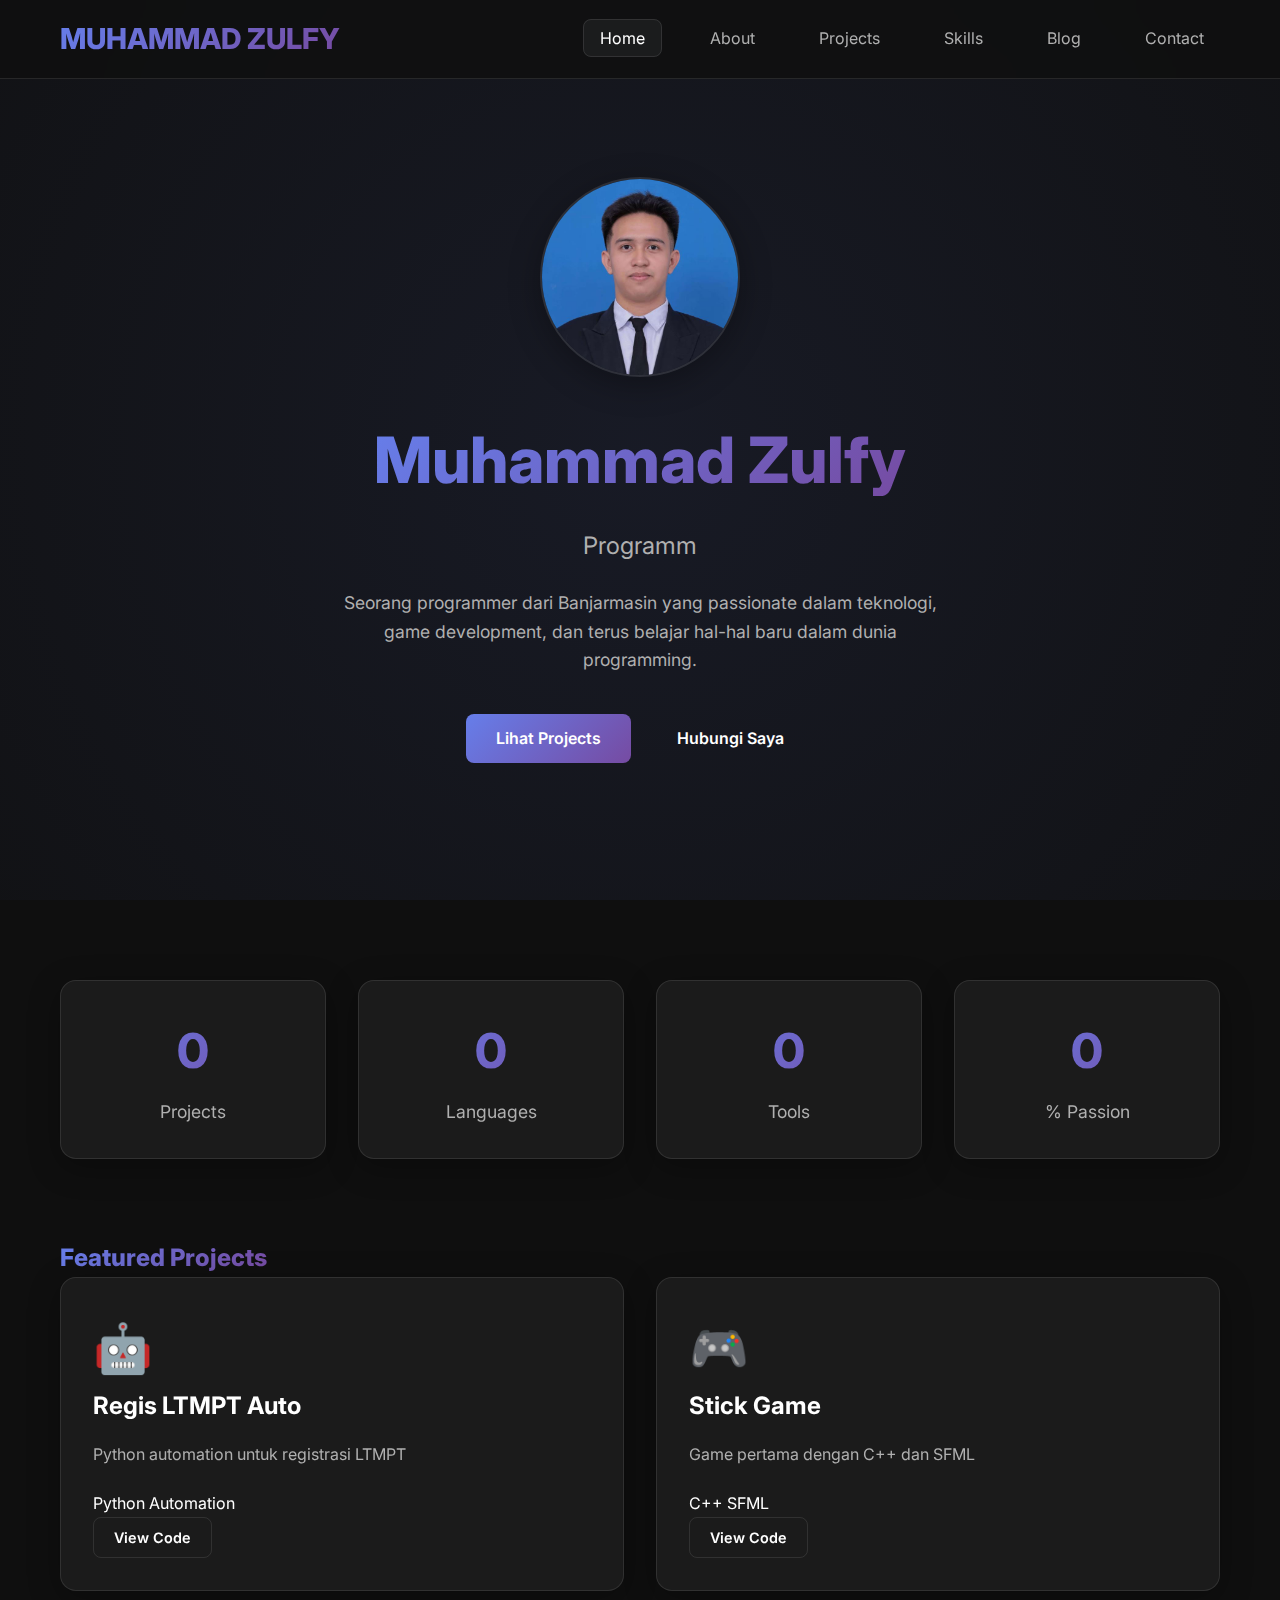
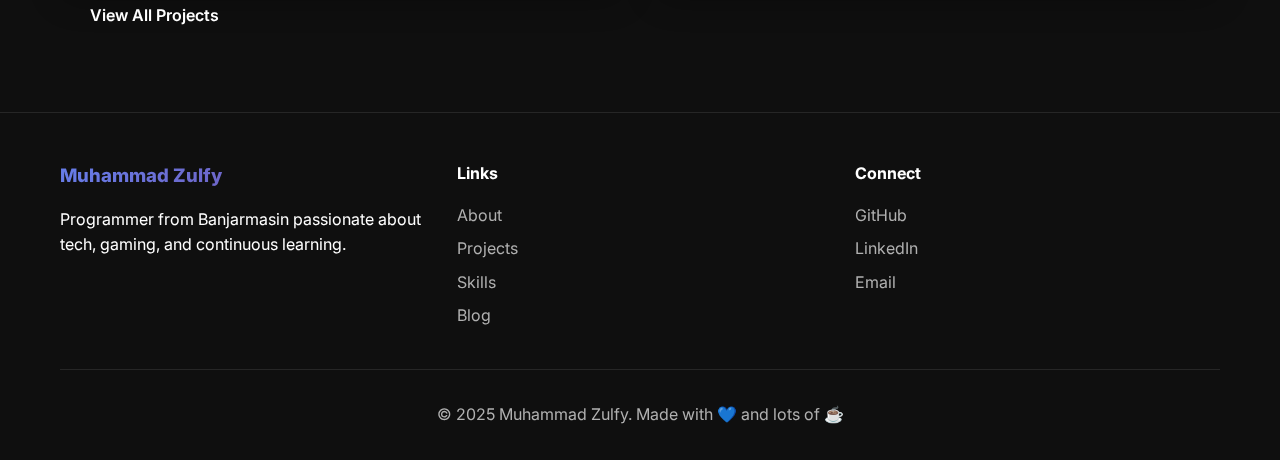
<file: index.html>
<!DOCTYPE html>
<html lang="id">
<head>
    <meta charset="UTF-8">
    <meta name="viewport" content="width=device-width, initial-scale=1.0">
    <title>Muhammad Zulfy - Programmer Portfolio</title>
    <link rel="stylesheet" href="css/style.css">
    <link href="https://fonts.googleapis.com/css2?family=Inter:wght@300;400;500;600;700;800&display=swap" rel="stylesheet">
</head>
<body>
    <!-- Navigation -->
    <nav class="navbar">
        <div class="container">
            <div class="nav-brand">
                <span class="gradient-text">MUHAMMAD ZULFY</span>
            </div>
            
            <ul class="nav-menu">
                <li><a href="index.html" class="nav-link active">Home</a></li>
                <li><a href="about.html" class="nav-link">About</a></li>
                <li><a href="projects.html" class="nav-link">Projects</a></li>
                <li><a href="skills.html" class="nav-link">Skills</a></li>
                <li><a href="blog.html" class="nav-link">Blog</a></li>
                <li><a href="contact.html" class="nav-link">Contact</a></li>
            </ul>
            
            <button class="nav-toggle" onclick="toggleMenu()">
                <span></span>
                <span></span>
                <span></span>
            </button>
        </div>
    </nav>

    <!-- Hero Section -->
    <section class="hero">
        <div class="hero-bg-gradient"></div>
        <div class="container">
            <div class="hero-content">
                <div class="hero-image">
                    <div class="profile-glass">
                        <img src="gambar.jpg" alt="Profile">
                    </div>
                </div>
                
                <h1 class="hero-title">
                    <span class="gradient-text">Muhammad Zulfy</span>
                </h1>
                
                <div class="hero-subtitle">
                    <span id="typed-text"></span>
                </div>
                
                <p class="hero-description">
                    Seorang programmer dari Banjarmasin yang passionate dalam teknologi, 
                    game development, dan terus belajar hal-hal baru dalam dunia programming.
                </p>
                
                <div class="hero-buttons">
                    <a href="projects.html" class="btn btn-primary">Lihat Projects</a>
                    <a href="contact.html" class="btn btn-secondary">Hubungi Saya</a>
                </div>
            </div>
        </div>
    </section>

    <!-- Stats Section -->
    <section class="stats">
        <div class="container">
            <div class="stats-grid">
                <div class="stat-card glass">
                    <div class="stat-number" data-target="4">0</div>
                    <div class="stat-label">Projects</div>
                </div>
                <div class="stat-card glass">
                    <div class="stat-number" data-target="3">0</div>
                    <div class="stat-label">Languages</div>
                </div>
                <div class="stat-card glass">
                    <div class="stat-number" data-target="5">0</div>
                    <div class="stat-label">Tools</div>
                </div>
                <div class="stat-card glass">
                    <div class="stat-number" data-target="100">0</div>
                    <div class="stat-label">% Passion</div>
                </div>
            </div>
        </div>
    </section>

    <!-- Featured Projects -->
    <section class="featured">
        <div class="container">
            <h2 class="section-title">
                <span class="gradient-text">Featured Projects</span>
            </h2>
            
            <div class="projects-grid">
                <div class="project-card glass">
                    <div class="project-icon">🤖</div>
                    <h3>Regis LTMPT Auto</h3>
                    <p>Python automation untuk registrasi LTMPT</p>
                    <div class="project-tags">
                        <span>Python</span>
                        <span>Automation</span>
                    </div>
                    <a href="https://github.com/ZulDev/Regis-ltmpt-auto" target="_blank" class="btn btn-outline">View Code</a>
                </div>
                
                <div class="project-card glass">
                    <div class="project-icon">🎮</div>
                    <h3>Stick Game</h3>
                    <p>Game pertama dengan C++ dan SFML</p>
                    <div class="project-tags">
                        <span>C++</span>
                        <span>SFML</span>
                    </div>
                    <a href="https://github.com/ZulDev/Stick-Game" target="_blank" class="btn btn-outline">View Code</a>
                </div>
            </div>
            
            <div class="text-center mt-8">
                <a href="projects.html" class="btn btn-secondary">View All Projects</a>
            </div>
        </div>
    </section>

    <!-- Footer -->
    <footer class="footer">
        <div class="container">
            <div class="footer-content">
                <div class="footer-section">
                    <h3 class="gradient-text">Muhammad Zulfy</h3>
                    <p>Programmer from Banjarmasin passionate about tech, gaming, and continuous learning.</p>
                </div>
                <div class="footer-section">
                    <h4>Links</h4>
                    <ul>
                        <li><a href="about.html">About</a></li>
                        <li><a href="projects.html">Projects</a></li>
                        <li><a href="skills.html">Skills</a></li>
                        <li><a href="blog.html">Blog</a></li>
                    </ul>
                </div>
                <div class="footer-section">
                    <h4>Connect</h4>
                    <ul>
                        <li><a href="https://github.com/zuldev" target="_blank">GitHub</a></li>
                        <li><a href="https://www.linkedin.com/in/muhammad-zulfy-66953b321/" target="_blank">LinkedIn</a></li>
                        <li><a href="#">Email</a></li>
                    </ul>
                </div>
            </div>
            <div class="footer-bottom">
                <p>&copy; 2025 Muhammad Zulfy. Made with 💙 and lots of ☕</p>
            </div>
        </div>
    </footer>

    <script src="js/script.js"></script>
</body>
</html>
</file>
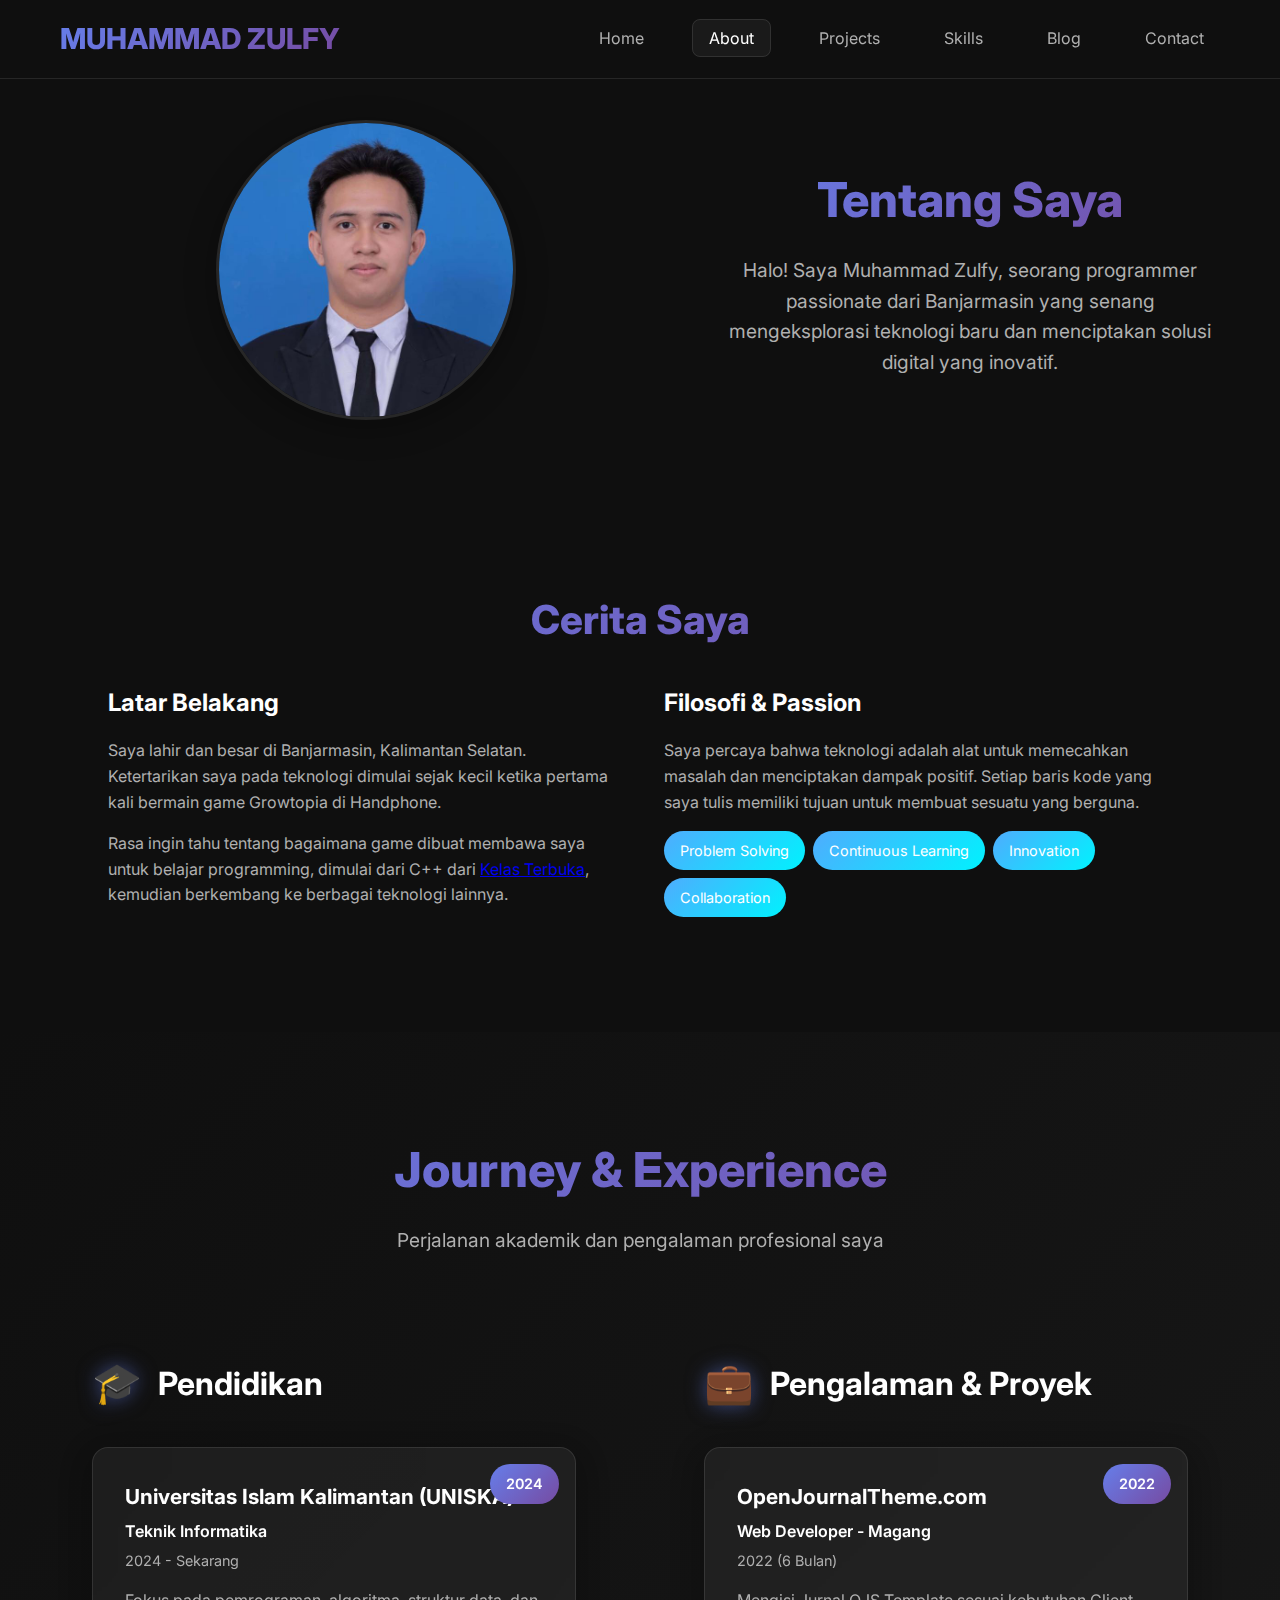
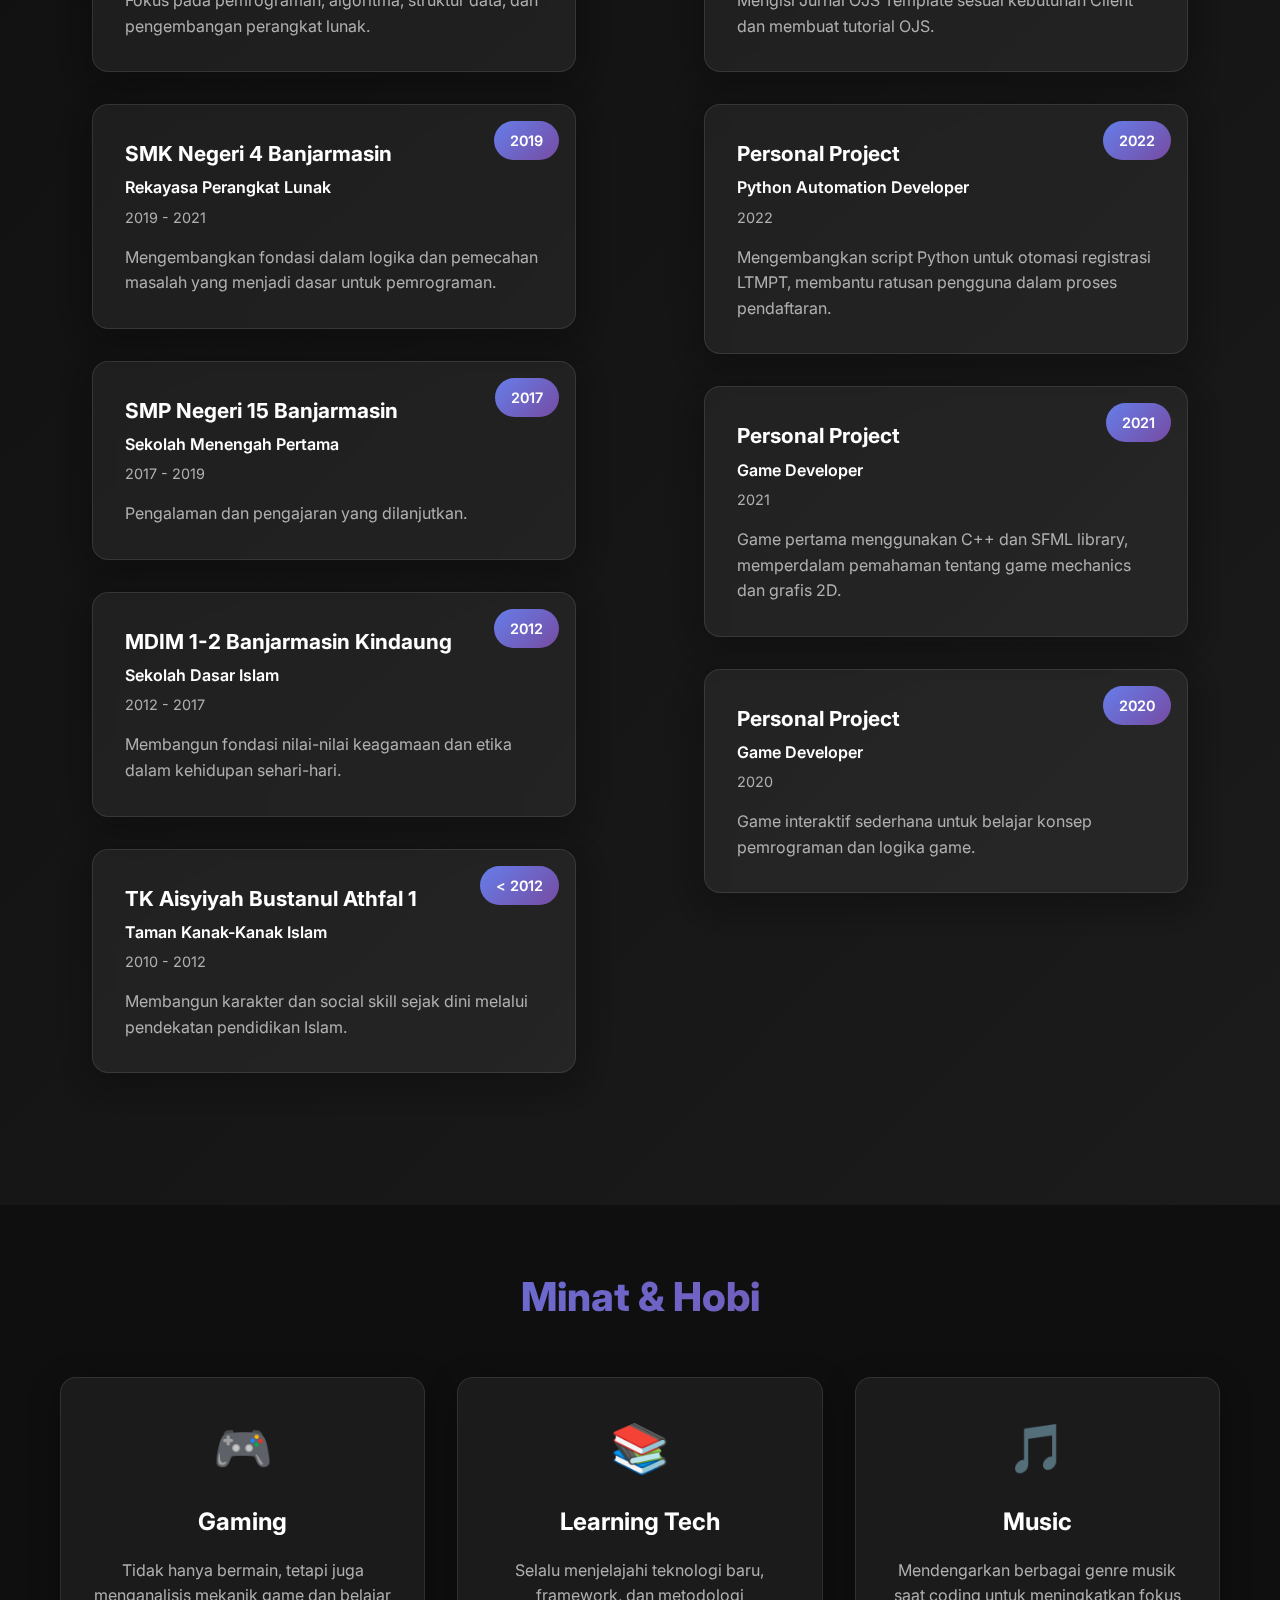
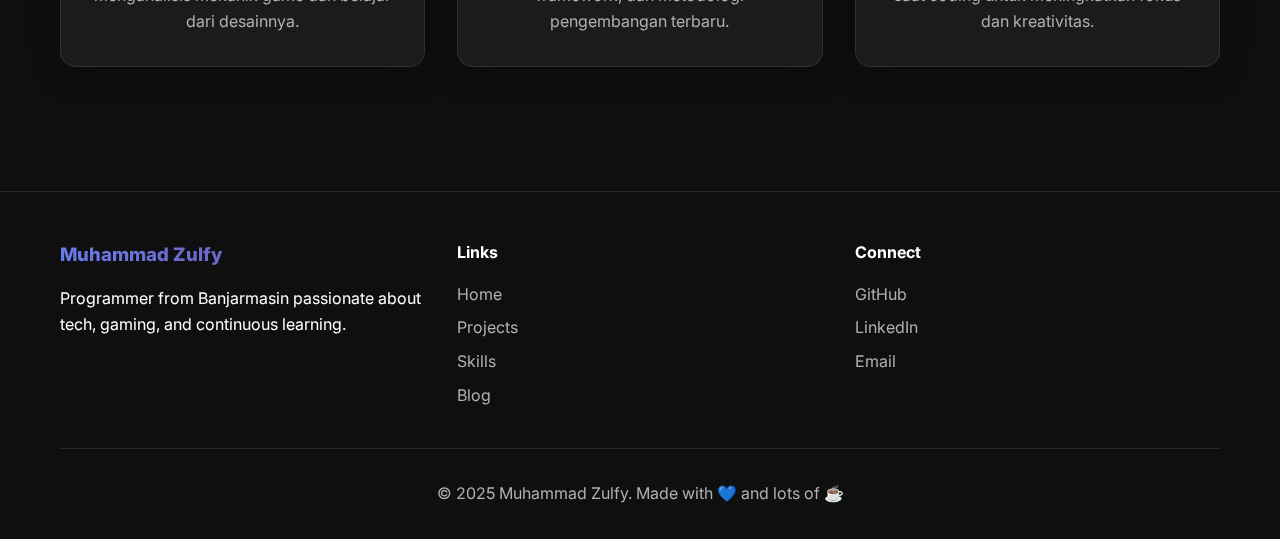
<file: about.html>
<!DOCTYPE html>
<html lang="id">
<head>
    <meta charset="UTF-8">
    <meta name="viewport" content="width=device-width, initial-scale=1.0">
    <title>About - Muhammad Zulfy</title>
    <link rel="stylesheet" href="css/style.css">
    <link href="https://fonts.googleapis.com/css2?family=Inter:wght@300;400;500;600;700;800&display=swap" rel="stylesheet">
</head>
<body>
    <nav class="navbar">
        <div class="container">
            <div class="nav-brand">
                <span class="gradient-text">MUHAMMAD ZULFY</span>
            </div>
            <ul class="nav-menu">
                <li><a href="index.html" class="nav-link">Home</a></li>
                <li><a href="about.html" class="nav-link active">About</a></li>
                <li><a href="projects.html" class="nav-link">Projects</a></li>
                <li><a href="skills.html" class="nav-link">Skills</a></li>
                <li><a href="blog.html" class="nav-link">Blog</a></li>
                <li><a href="contact.html" class="nav-link">Contact</a></li>
            </ul>
            <button class="nav-toggle" onclick="toggleMenu()">
                <span></span>
                <span></span>
                <span></span>
            </button>
        </div>
    </nav>

    <section class="hero-about">
        <div class="container">
            <div class="about-intro">
                <div class="profile-glass-large">
                    <img src="gambar.jpg" alt="Profile">
                </div>
                <div class="about-text">
                    <h1 class="gradient-text">Tentang Saya</h1>
                    <p>Halo! Saya Muhammad Zulfy, seorang programmer passionate dari Banjarmasin yang senang mengeksplorasi teknologi baru dan menciptakan solusi digital yang inovatif.</p>
                </div>
            </div>
        </div>
    </section>

    <section class="about-content">
        <div class="container">
            <div class="glass-card">
                <h2 class="gradient-text">Cerita Saya</h2>
                <div class="story-grid">
                    <div>
                        <h3>Latar Belakang</h3>
                        <p>Saya lahir dan besar di Banjarmasin, Kalimantan Selatan. Ketertarikan saya pada teknologi dimulai sejak kecil ketika pertama kali bermain game Growtopia di Handphone.</p>
                        <p>Rasa ingin tahu tentang bagaimana game dibuat membawa saya untuk belajar programming, dimulai dari C++ dari <a href="https://www.youtube.com/@KelasTerbuka" target="_blank">Kelas Terbuka</a>, kemudian berkembang ke berbagai teknologi lainnya.</p>
                    </div>
                    <div>
                        <h3>Filosofi & Passion</h3>
                        <p>Saya percaya bahwa teknologi adalah alat untuk memecahkan masalah dan menciptakan dampak positif. Setiap baris kode yang saya tulis memiliki tujuan untuk membuat sesuatu yang berguna.</p>
                        <div class="philosophy-tags">
                            <span>Problem Solving</span>
                            <span>Continuous Learning</span>
                            <span>Innovation</span>
                            <span>Collaboration</span>
                        </div>
                    </div>
                </div>
            </div>
        </div>
    </section>

    <section class="education-experience glass-section">
        <div class="container">
            <div class="section-header">
                <h2 class="gradient-text">Journey & Experience</h2>
                <p>Perjalanan akademik dan pengalaman profesional saya</p>
            </div>
            
            <div class="edu-exp-container">
                <!-- Education Column -->
                <div class="edu-column">
                    <h3 class="column-title">
                        <span class="title-icon">🎓</span>
                        Pendidikan
                    </h3>
                    
                    <div class="timeline-modern">
                        <div class="timeline-card glass" data-year="2024">
                            <div class="card-header">
                                <div class="institution">Universitas Islam Kalimantan (UNISKA)</div>
                                <div class="major">Teknik Informatika</div>
                                <div class="duration">2024 - Sekarang</div>
                            </div>
                            <p class="description">Fokus pada pemrograman, algoritma, struktur data, dan pengembangan perangkat lunak.</p>
                        </div>
                        
                        <div class="timeline-card glass" data-year="2019">
                            <div class="card-header">
                                <div class="institution">SMK Negeri 4 Banjarmasin</div>
                                <div class="major">Rekayasa Perangkat Lunak</div>
                                <div class="duration">2019 - 2021</div>
                            </div>
                            <p class="description">Mengembangkan fondasi dalam logika dan pemecahan masalah yang menjadi dasar untuk pemrograman.</p>
                        </div>
                        
                        <div class="timeline-card glass" data-year="2017">
                            <div class="card-header">
                                <div class="institution">SMP Negeri 15 Banjarmasin</div>
                                <div class="major">Sekolah Menengah Pertama</div>
                                <div class="duration">2017 - 2019</div>
                            </div>
                            <p class="description">Pengalaman dan pengajaran yang dilanjutkan.</p>
                        </div>

                        <!-- Ganti bagian timeline SD & TK menjadi: -->
                        <div class="timeline-card glass" data-year="2012">
                            <div class="card-header">
                                <div class="institution">MDIM 1-2 Banjarmasin Kindaung</div>
                                <div class="role">Sekolah Dasar Islam</div>
                                <div class="duration">2012 - 2017</div>
                            </div>
                            <div class="achievement-list">
                                <p class="description">Membangun fondasi nilai-nilai keagamaan dan etika dalam kehidupan sehari-hari.</p>
                            </div>
                        </div>

                        <div class="timeline-card glass" data-year="< 2012">
                            <div class="card-header">
                                <div class="institution">TK Aisyiyah Bustanul Athfal 1</div>
                                <div class="role">Taman Kanak-Kanak Islam</div>
                                <div class="duration">2010 - 2012</div>
                            </div>
                            <div class="achievement-list">
                                <p class="description">Membangun karakter dan social skill sejak dini melalui pendekatan pendidikan Islam.</p>
                            </div>
                        </div>
                    </div>
                </div>

                <!-- Experience Column -->
                <div class="exp-column">
                    <h3 class="column-title">
                        <span class="title-icon">💼</span>
                        Pengalaman & Proyek
                    </h3>
                    
                    <div class="timeline-modern">
                        <div class="timeline-card glass" data-year="2022">
                            <div class="card-header">
                                <div class="company">OpenJournalTheme.com</a></div>
                                <div class="role">Web Developer - Magang</div>
                                <div class="duration">2022 (6 Bulan)</div>
                            </div>
                            <p class="description">Mengisi Jurnal OJS Template sesuai kebutuhan Client dan membuat tutorial OJS.</p>
                        </div>
                        
                        <div class="timeline-card glass" data-year="2022">
                            <div class="card-header">
                                <div class="company">Personal Project</div>
                                <div class="role">Python Automation Developer</div>
                                <div class="duration">2022</div>
                            </div>
                            <p class="description">Mengembangkan script Python untuk otomasi registrasi LTMPT, membantu ratusan pengguna dalam proses pendaftaran.</p>
                        </div>
                        
                        <div class="timeline-card glass" data-year="2021">
                            <div class="card-header">
                                <div class="company">Personal Project</div>
                                <div class="role">Game Developer</div>
                                <div class="duration">2021</div>
                            </div>
                            <p class="description">Game pertama menggunakan C++ dan SFML library, memperdalam pemahaman tentang game mechanics dan grafis 2D.</p>
                        </div>
                        
                        <div class="timeline-card glass" data-year="2020">
                            <div class="card-header">
                                <div class="company">Personal Project</div>
                                <div class="role">Game Developer</div>
                                <div class="duration">2020</div>
                            </div>
                            <p class="description">Game interaktif sederhana untuk belajar konsep pemrograman dan logika game.</p>
                        </div>
                    </div>
                </div>
            </div>
        </div>
    </section>

    <section class="interests">
        <div class="container">
            <h2 class="gradient-text">Minat & Hobi</h2>
            <div class="interests-grid">
                <div class="interest-card glass">
                    <div class="interest-icon">🎮</div>
                    <h3>Gaming</h3>
                    <p>Tidak hanya bermain, tetapi juga menganalisis mekanik game dan belajar dari desainnya.</p>
                </div>
                <div class="interest-card glass">
                    <div class="interest-icon">📚</div>
                    <h3>Learning Tech</h3>
                    <p>Selalu menjelajahi teknologi baru, framework, dan metodologi pengembangan terbaru.</p>
                </div>
                <div class="interest-card glass">
                    <div class="interest-icon">🎵</div>
                    <h3>Music</h3>
                    <p>Mendengarkan berbagai genre musik saat coding untuk meningkatkan fokus dan kreativitas.</p>
                </div>
            </div>
        </div>
    </section>

    <footer class="footer">
        <div class="container">
            <div class="footer-content">
                <div class="footer-section">
                    <h3 class="gradient-text">Muhammad Zulfy</h3>
                    <p>Programmer from Banjarmasin passionate about tech, gaming, and continuous learning.</p>
                </div>
                <div class="footer-section">
                    <h4>Links</h4>
                    <ul>
                        <li><a href="index.html">Home</a></li>
                        <li><a href="projects.html">Projects</a></li>
                        <li><a href="skills.html">Skills</a></li>
                        <li><a href="blog.html">Blog</a></li>
                    </ul>
                </div>
                <div class="footer-section">
                    <h4>Connect</h4>
                    <ul>
                        <li><a href="https://github.com/zuldev" target="_blank">GitHub</a></li>
                        <li><a href="https://www.linkedin.com/in/muhammad-zulfy-66953b321/" target="_blank">LinkedIn</a></li>
                        <li><a href="#">Email</a></li>
                    </ul>
                </div>
            </div>
            <div class="footer-bottom">
                <p>&copy; 2025 Muhammad Zulfy. Made with 💙 and lots of ☕</p>
            </div>
        </div>
    </footer>

    <script src="js/script.js"></script>
</body>
</html>
</file>
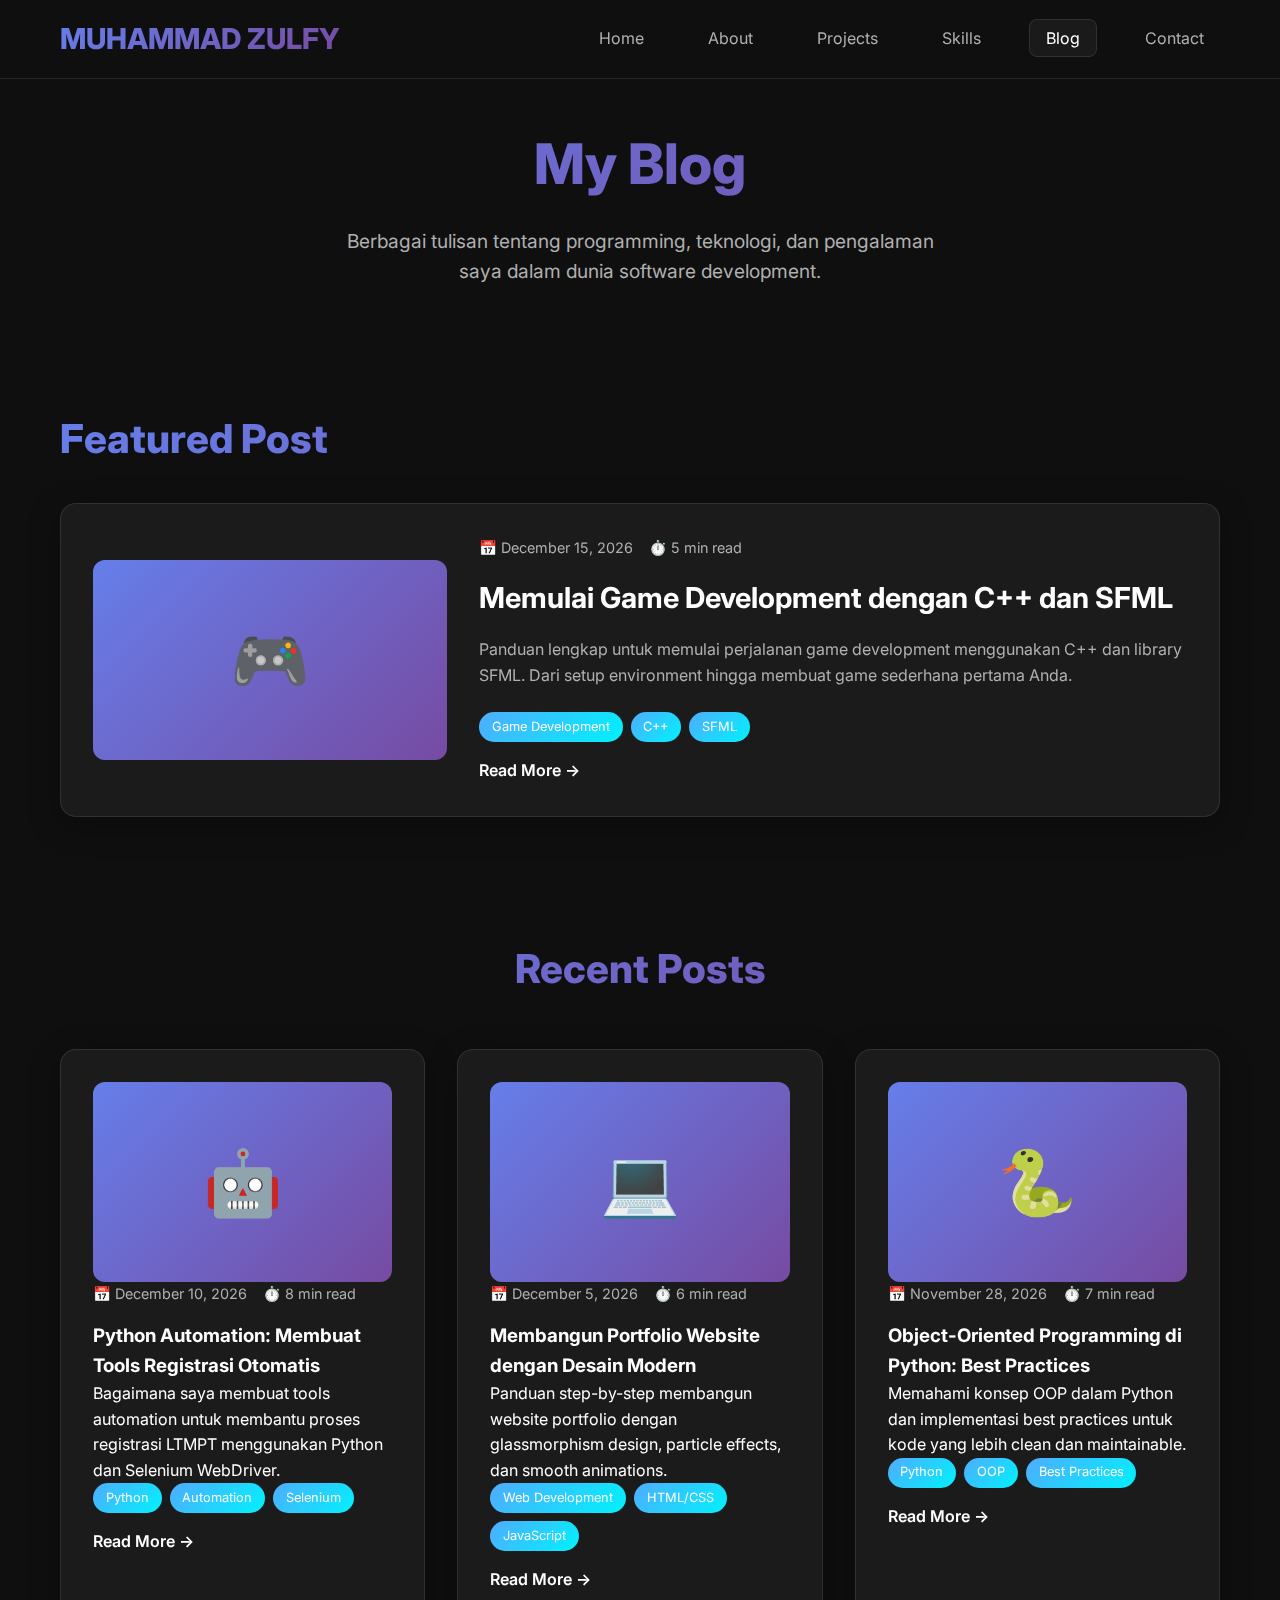
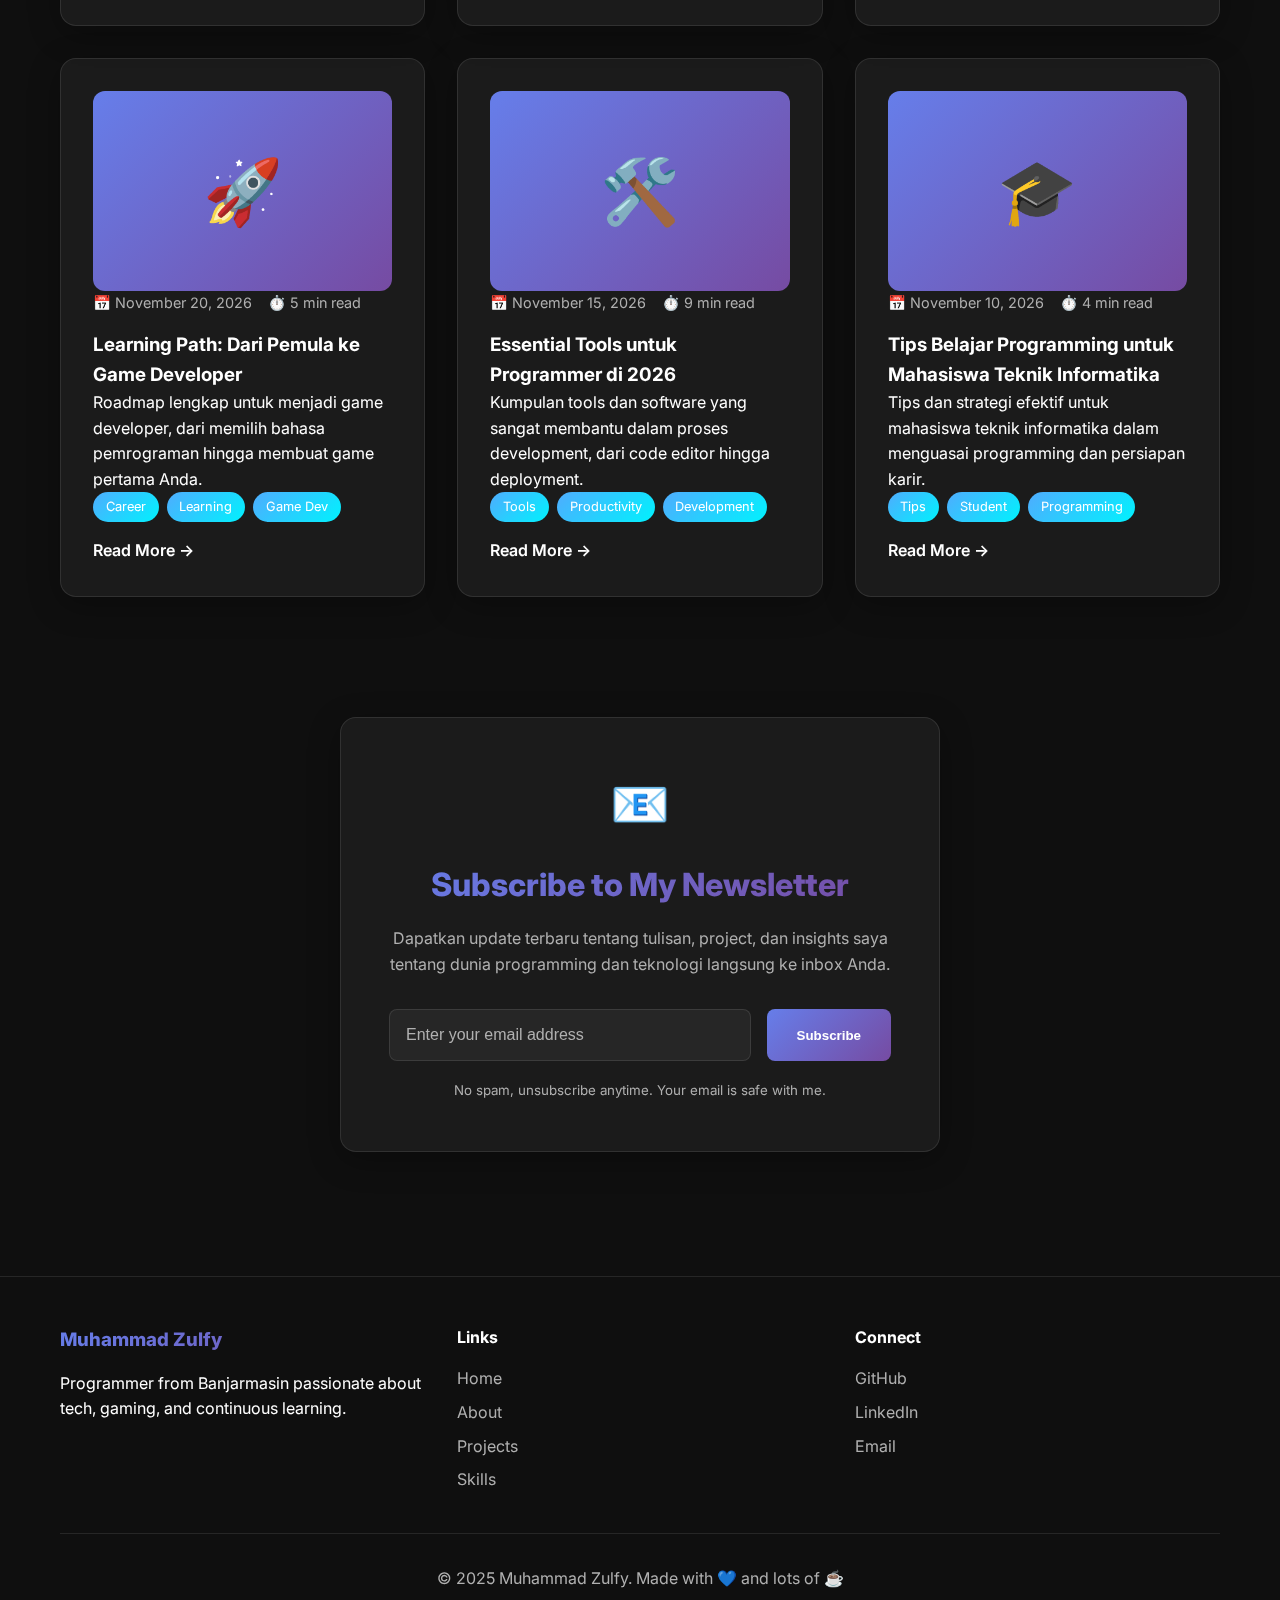
<file: blog.html>
<!DOCTYPE html>
<html lang="id">
<head>
    <meta charset="UTF-8">
    <meta name="viewport" content="width=device-width, initial-scale=1.0">
    <title>Blog - Muhammad Zulfy</title>
    <link rel="stylesheet" href="css/style.css">
    <link href="https://fonts.googleapis.com/css2?family=Inter:wght@300;400;500;600;700;800&display=swap" rel="stylesheet">
</head>
<body>
    <nav class="navbar">
        <div class="container">
            <div class="nav-brand">
                <span class="gradient-text">MUHAMMAD ZULFY</span>
            </div>
            <ul class="nav-menu">
                <li><a href="index.html" class="nav-link">Home</a></li>
                <li><a href="about.html" class="nav-link">About</a></li>
                <li><a href="projects.html" class="nav-link">Projects</a></li>
                <li><a href="skills.html" class="nav-link">Skills</a></li>
                <li><a href="blog.html" class="nav-link active">Blog</a></li>
                <li><a href="contact.html" class="nav-link">Contact</a></li>
            </ul>
            <button class="nav-toggle" onclick="toggleMenu()">
                <span></span>
                <span></span>
                <span></span>
            </button>
        </div>
    </nav>

    <section class="hero-blog">
        <div class="container">
            <h1 class="gradient-text">My Blog</h1>
            <p>Berbagai tulisan tentang programming, teknologi, dan pengalaman saya dalam dunia software development.</p>
        </div>
    </section>

    <section class="featured-post">
        <div class="container">
            <h2 class="gradient-text">Featured Post</h2>
            <div class="featured-card glass">
                <div class="blog-image">🎮</div>
                <div class="blog-content">
                    <div class="blog-meta">
                        <span>📅 December 15, 2026</span>
                        <span>⏱️ 5 min read</span>
                    </div>
                    <h3>Memulai Game Development dengan C++ dan SFML</h3>
                    <p>Panduan lengkap untuk memulai perjalanan game development menggunakan C++ dan library SFML. Dari setup environment hingga membuat game sederhana pertama Anda.</p>
                    <div class="blog-tags">
                        <span>Game Development</span>
                        <span>C++</span>
                        <span>SFML</span>
                    </div>
                    <a href="#" class="read-more">Read More →</a>
                </div>
            </div>
        </div>
    </section>

    <section class="blog-posts">
        <div class="container">
            <h2 class="gradient-text">Recent Posts</h2>
            <div class="blog-grid">
                <!-- Blog Post 1 -->
                <div class="blog-card glass">
                    <div class="blog-image">🤖</div>
                    <div class="blog-meta">
                        <span>📅 December 10, 2026</span>
                        <span>⏱️ 8 min read</span>
                    </div>
                    <h3>Python Automation: Membuat Tools Registrasi Otomatis</h3>
                    <p>Bagaimana saya membuat tools automation untuk membantu proses registrasi LTMPT menggunakan Python dan Selenium WebDriver.</p>
                    <div class="blog-tags">
                        <span>Python</span>
                        <span>Automation</span>
                        <span>Selenium</span>
                    </div>
                    <a href="#" class="read-more">Read More →</a>
                </div>

                <!-- Blog Post 2 -->
                <div class="blog-card glass">
                    <div class="blog-image">💻</div>
                    <div class="blog-meta">
                        <span>📅 December 5, 2026</span>
                        <span>⏱️ 6 min read</span>
                    </div>
                    <h3>Membangun Portfolio Website dengan Desain Modern</h3>
                    <p>Panduan step-by-step membangun website portfolio dengan glassmorphism design, particle effects, dan smooth animations.</p>
                    <div class="blog-tags">
                        <span>Web Development</span>
                        <span>HTML/CSS</span>
                        <span>JavaScript</span>
                    </div>
                    <a href="#" class="read-more">Read More →</a>
                </div>

                <!-- Blog Post 3 -->
                <div class="blog-card glass">
                    <div class="blog-image">🐍</div>
                    <div class="blog-meta">
                        <span>📅 November 28, 2026</span>
                        <span>⏱️ 7 min read</span>
                    </div>
                    <h3>Object-Oriented Programming di Python: Best Practices</h3>
                    <p>Memahami konsep OOP dalam Python dan implementasi best practices untuk kode yang lebih clean dan maintainable.</p>
                    <div class="blog-tags">
                        <span>Python</span>
                        <span>OOP</span>
                        <span>Best Practices</span>
                    </div>
                    <a href="#" class="read-more">Read More →</a>
                </div>

                <!-- Blog Post 4 -->
                <div class="blog-card glass">
                    <div class="blog-image">🚀</div>
                    <div class="blog-meta">
                        <span>📅 November 20, 2026</span>
                        <span>⏱️ 5 min read</span>
                    </div>
                    <h3>Learning Path: Dari Pemula ke Game Developer</h3>
                    <p>Roadmap lengkap untuk menjadi game developer, dari memilih bahasa pemrograman hingga membuat game pertama Anda.</p>
                    <div class="blog-tags">
                        <span>Career</span>
                        <span>Learning</span>
                        <span>Game Dev</span>
                    </div>
                    <a href="#" class="read-more">Read More →</a>
                </div>

                <!-- Blog Post 5 -->
                <div class="blog-card glass">
                    <div class="blog-image">🛠️</div>
                    <div class="blog-meta">
                        <span>📅 November 15, 2026</span>
                        <span>⏱️ 9 min read</span>
                    </div>
                    <h3>Essential Tools untuk Programmer di 2026</h3>
                    <p>Kumpulan tools dan software yang sangat membantu dalam proses development, dari code editor hingga deployment.</p>
                    <div class="blog-tags">
                        <span>Tools</span>
                        <span>Productivity</span>
                        <span>Development</span>
                    </div>
                    <a href="#" class="read-more">Read More →</a>
                </div>

                <!-- Blog Post 6 -->
                <div class="blog-card glass">
                    <div class="blog-image">🎓</div>
                    <div class="blog-meta">
                        <span>📅 November 10, 2026</span>
                        <span>⏱️ 4 min read</span>
                    </div>
                    <h3>Tips Belajar Programming untuk Mahasiswa Teknik Informatika</h3>
                    <p>Tips dan strategi efektif untuk mahasiswa teknik informatika dalam menguasai programming dan persiapan karir.</p>
                    <div class="blog-tags">
                        <span>Tips</span>
                        <span>Student</span>
                        <span>Programming</span>
                    </div>
                    <a href="#" class="read-more">Read More →</a>
                </div>
            </div>
        </div>
    </section>

    <section class="newsletter-section">
        <div class="container">
            <div class="newsletter-box glass">
                <div class="newsletter-icon">📧</div>
                <h2 class="gradient-text">Subscribe to My Newsletter</h2>
                <p>Dapatkan update terbaru tentang tulisan, project, dan insights saya tentang dunia programming dan teknologi langsung ke inbox Anda.</p>
                <form class="newsletter-form" onsubmit="subscribeNewsletter(event)">
                    <input type="email" class="newsletter-input" placeholder="Enter your email address" required>
                    <button type="submit" class="btn btn-primary">Subscribe</button>
                </form>
                <small>No spam, unsubscribe anytime. Your email is safe with me.</small>
            </div>
        </div>
    </section>

    <footer class="footer">
        <div class="container">
            <div class="footer-content">
                <div class="footer-section">
                    <h3 class="gradient-text">Muhammad Zulfy</h3>
                    <p>Programmer from Banjarmasin passionate about tech, gaming, and continuous learning.</p>
                </div>
                <div class="footer-section">
                    <h4>Links</h4>
                    <ul>
                        <li><a href="index.html">Home</a></li>
                        <li><a href="about.html">About</a></li>
                        <li><a href="projects.html">Projects</a></li>
                        <li><a href="skills.html">Skills</a></li>
                    </ul>
                </div>
                <div class="footer-section">
                    <h4>Connect</h4>
                    <ul>
                        <li><a href="https://github.com/zuldev" target="_blank">GitHub</a></li>
                        <li><a href="https://www.linkedin.com/in/muhammad-zulfy-66953b321/" target="_blank">LinkedIn</a></li>
                        <li><a href="mailto:2410010331zulfy@gmail.com">Email</a></li>
                    </ul>
                </div>
            </div>
            <div class="footer-bottom">
                <p>&copy; 2025 Muhammad Zulfy. Made with 💙 and lots of ☕</p>
            </div>
        </div>
    </footer>

    <script src="js/script.js"></script>
</body>
</html>
</file>
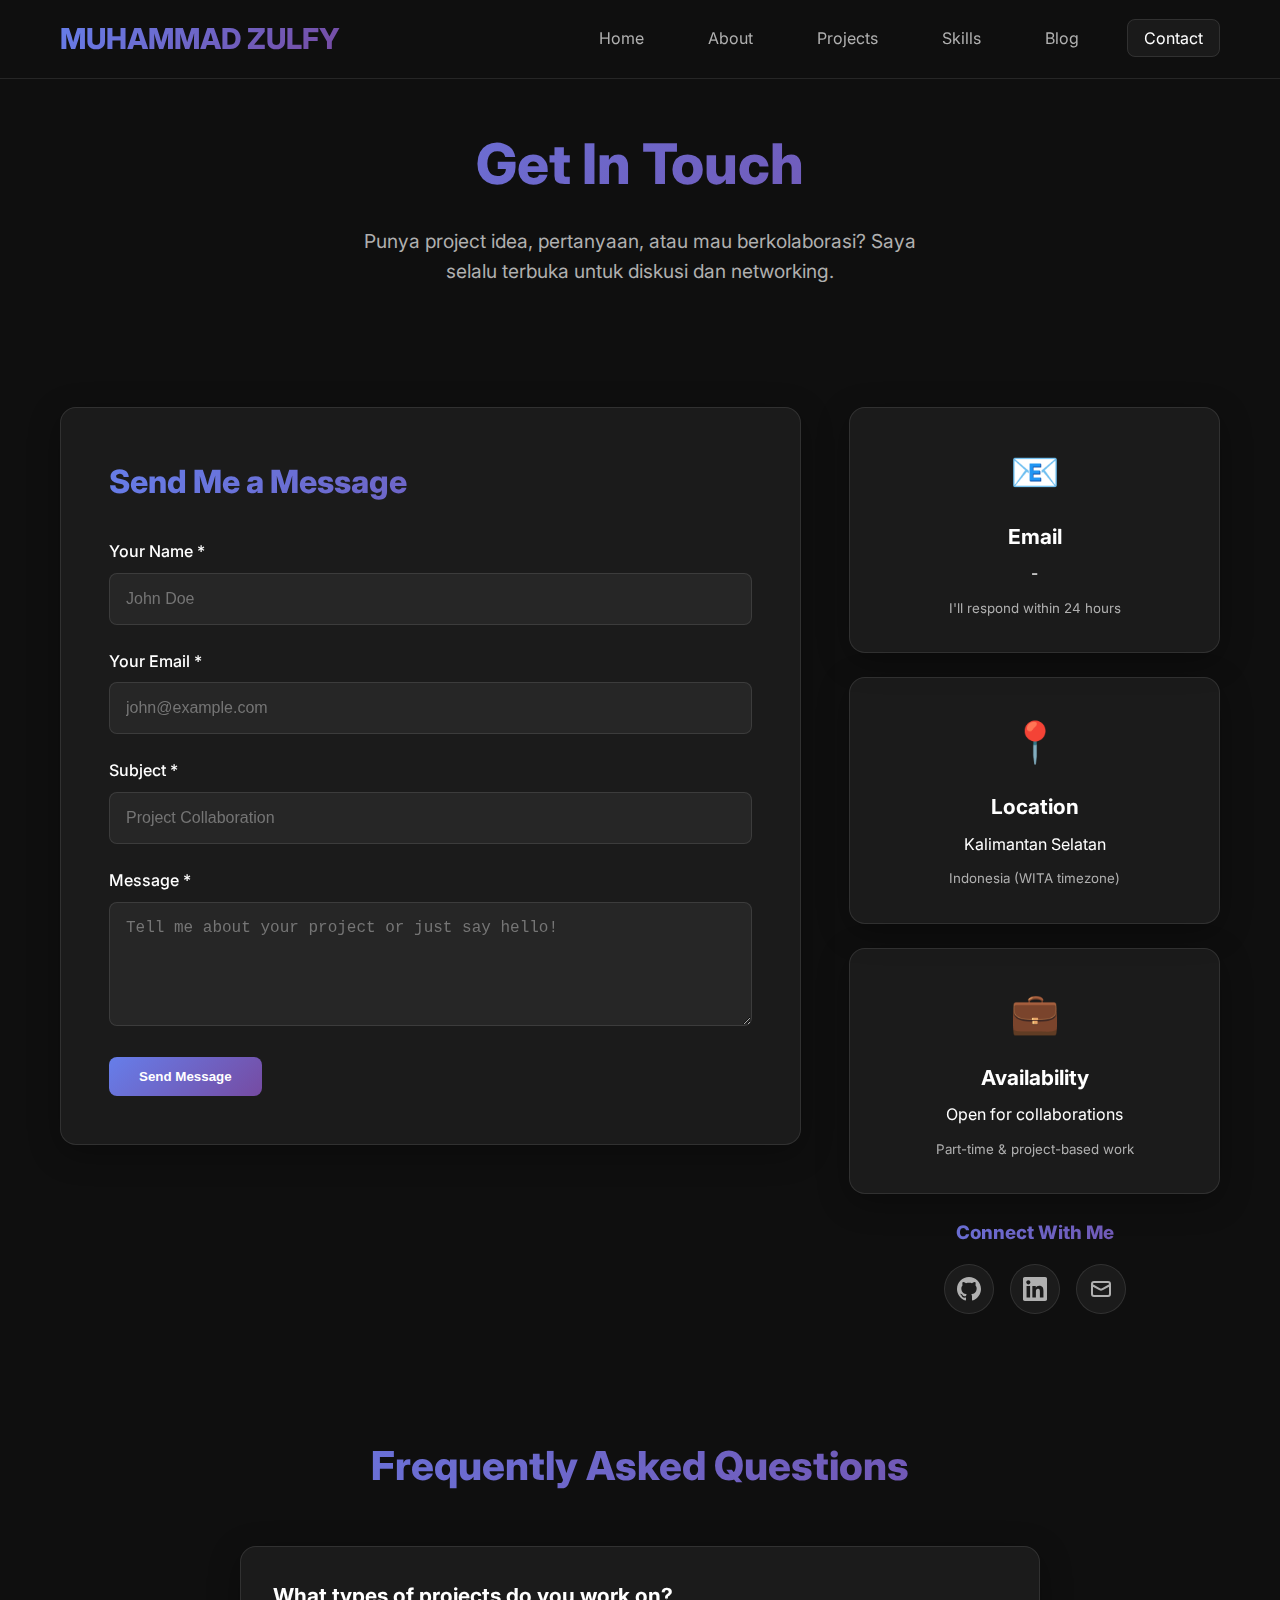
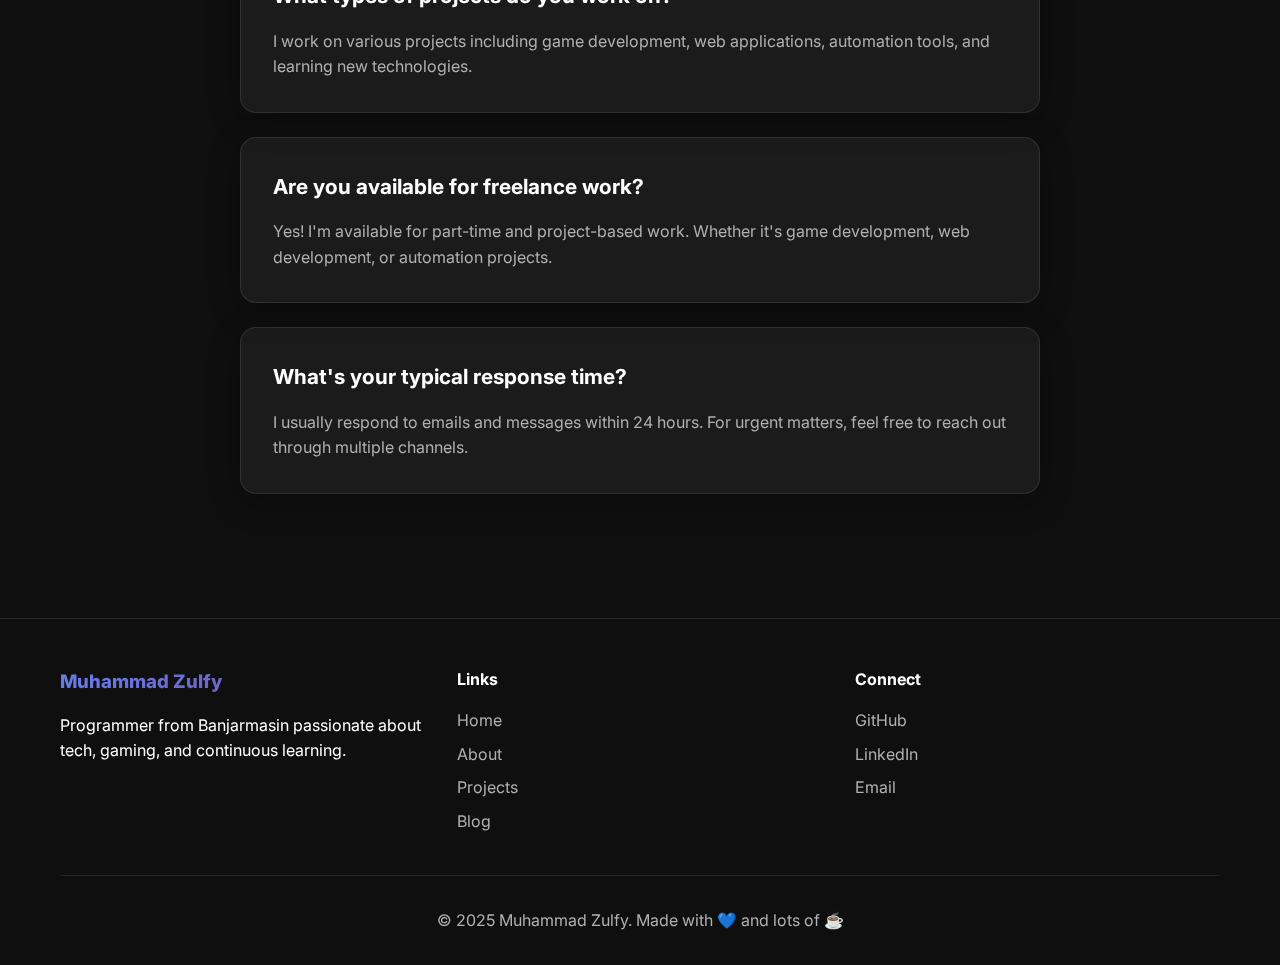
<file: contact.html>
<!DOCTYPE html>
<html lang="id">
<head>
    <meta charset="UTF-8">
    <meta name="viewport" content="width=device-width, initial-scale=1.0">
    <title>Contact - Muhammad Zulfy</title>
    <link rel="stylesheet" href="css/style.css">
    <link href="https://fonts.googleapis.com/css2?family=Inter:wght@300;400;500;600;700;800&display=swap" rel="stylesheet">
</head>
<body>
    <nav class="navbar">
        <div class="container">
            <div class="nav-brand">
                <span class="gradient-text">MUHAMMAD ZULFY</span>
            </div>
            <ul class="nav-menu">
                <li><a href="index.html" class="nav-link">Home</a></li>
                <li><a href="about.html" class="nav-link">About</a></li>
                <li><a href="projects.html" class="nav-link">Projects</a></li>
                <li><a href="skills.html" class="nav-link">Skills</a></li>
                <li><a href="blog.html" class="nav-link">Blog</a></li>
                <li><a href="contact.html" class="nav-link active">Contact</a></li>
            </ul>
            <button class="nav-toggle" onclick="toggleMenu()">
                <span></span>
                <span></span>
                <span></span>
            </button>
        </div>
    </nav>

    <section class="hero-contact">
        <div class="container">
            <h1 class="gradient-text">Get In Touch</h1>
            <p>Punya project idea, pertanyaan, atau mau berkolaborasi? Saya selalu terbuka untuk diskusi dan networking.</p>
        </div>
    </section>

    <section class="contact-content">
        <div class="container">
            <div class="contact-grid">
                <div class="contact-form-container glass">
                    <h2 class="gradient-text">Send Me a Message</h2>
                    <form id="contactForm" onsubmit="submitForm(event)">
                        <div class="form-group">
                            <label for="name">Your Name *</label>
                            <input type="text" id="name" name="name" class="form-input" placeholder="John Doe" required>
                        </div>
                        
                        <div class="form-group">
                            <label for="email">Your Email *</label>
                            <input type="email" id="email" name="email" class="form-input" placeholder="john@example.com" required>
                        </div>
                        
                        <div class="form-group">
                            <label for="subject">Subject *</label>
                            <input type="text" id="subject" name="subject" class="form-input" placeholder="Project Collaboration" required>
                        </div>
                        
                        <div class="form-group">
                            <label for="message">Message *</label>
                            <textarea id="message" name="message" class="form-input" placeholder="Tell me about your project or just say hello!" rows="5" required></textarea>
                        </div>
                        
                        <button type="submit" class="btn btn-primary">
                            <span class="btn-text">Send Message</span>
                            <span class="btn-loading" style="display: none;">Sending...</span>
                        </button>
                    </form>
                </div>

                <div class="contact-info">
                    <div class="info-card glass">
                        <div class="info-icon">📧</div>
                        <h3>Email</h3>
                        <p>-</p>
                        <small>I'll respond within 24 hours</small>
                    </div>
                    
                    <div class="info-card glass">
                        <div class="info-icon">📍</div>
                        <h3>Location</h3>
                        <p>Kalimantan Selatan</p>
                        <small>Indonesia (WITA timezone)</small>
                    </div>
                    
                    <div class="info-card glass">
                        <div class="info-icon">💼</div>
                        <h3>Availability</h3>
                        <p>Open for collaborations</p>
                        <small>Part-time & project-based work</small>
                    </div>

                    <div class="social-links">
                        <h3 class="gradient-text">Connect With Me</h3>
                        <div class="social-icons">
                            <a href="https://github.com/zuldev" target="_blank" class="social-icon" title="GitHub">
                                <svg width="24" height="24" fill="currentColor" viewBox="0 0 24 24">
                                    <path d="M12 0c-6.626 0-12 5.373-12 12 0 5.302 3.438 9.8 8.207 11.387.599.111.793-.261.793-.577v-2.234c-3.338.726-4.033-1.416-4.033-1.416-.546-1.387-1.333-1.756-1.333-1.756-1.089-.745.083-.729.083-.729 1.205.084 1.839 1.237 1.839 1.237 1.07 1.834 2.807 1.304 3.492.997.107-.775.418-1.305.762-1.604-2.665-.305-5.467-1.334-5.467-5.931 0-1.311.469-2.381 1.236-3.221-.124-.303-.535-1.524.117-3.176 0 0 1.008-.322 3.301 1.23.957-.266 1.983-.399 3.003-.404 1.02.005 2.047.138 3.006.404 2.291-1.552 3.297-1.23 3.297-1.23.653 1.653.242 2.874.118 3.176.77.84 1.235 1.911 1.235 3.221 0 4.609-2.807 5.624-5.479 5.921.43.372.823 1.102.823 2.222v3.293c0 .319.192.694.801.576 4.765-1.589 8.199-6.086 8.199-11.386 0-6.627-5.373-12-12-12z"/>
                                </svg>
                            </a>
                            <a href="https://www.linkedin.com/in/muhammad-zulfy-66953b321/" target="_blank" class="social-icon" title="LinkedIn">
                                <svg width="24" height="24" fill="currentColor" viewBox="0 0 24 24">
                                    <path d="M20.447 20.452h-3.554v-5.569c0-1.328-.027-3.037-1.852-3.037-1.853 0-2.136 1.445-2.136 2.939v5.667H9.351V9h3.414v1.561h.046c.477-.9 1.637-1.85 3.37-1.85 3.601 0 4.267 2.37 4.267 5.455v6.286zM5.337 7.433c-1.144 0-2.063-.926-2.063-2.065 0-1.138.92-2.063 2.063-2.063 1.14 0 2.064.925 2.064 2.063 0 1.139-.925 2.065-2.064 2.065zm1.782 13.019H3.555V9h3.564v11.452zM22.225 0H1.771C.792 0 0 .774 0 1.729v20.542C0 23.227.792 24 1.771 24h20.451C23.2 24 24 23.227 24 22.271V1.729C24 .774 23.2 0 22.222 0h.003z"/>
                                </svg>
                            </a>
                            <a href="#" class="social-icon" title="Email">
                                <svg width="24" height="24" fill="none" stroke="currentColor" viewBox="0 0 24 24">
                                    <path stroke-linecap="round" stroke-linejoin="round" stroke-width="2" d="M3 8l7.89 4.26a2 2 0 002.22 0L21 8M5 19h14a2 2 0 002-2V7a2 2 0 00-2-2H5a2 2 0 00-2 2v10a2 2 0 002 2z"></path>
                                </svg>
                            </a>
                        </div>
                    </div>
                </div>
            </div>
        </div>
    </section>

    <section class="faq-section">
        <div class="container">
            <h2 class="gradient-text">Frequently Asked Questions</h2>
            <div class="faq-container">
                <div class="faq-item glass">
                    <h3>What types of projects do you work on?</h3>
                    <p>I work on various projects including game development, web applications, automation tools, and learning new technologies.</p>
                </div>
                <div class="faq-item glass">
                    <h3>Are you available for freelance work?</h3>
                    <p>Yes! I'm available for part-time and project-based work. Whether it's game development, web development, or automation projects.</p>
                </div>
                <div class="faq-item glass">
                    <h3>What's your typical response time?</h3>
                    <p>I usually respond to emails and messages within 24 hours. For urgent matters, feel free to reach out through multiple channels.</p>
                </div>
            </div>
        </div>
    </section>

    <footer class="footer">
        <div class="container">
            <div class="footer-content">
                <div class="footer-section">
                    <h3 class="gradient-text">Muhammad Zulfy</h3>
                    <p>Programmer from Banjarmasin passionate about tech, gaming, and continuous learning.</p>
                </div>
                <div class="footer-section">
                    <h4>Links</h4>
                    <ul>
                        <li><a href="index.html">Home</a></li>
                        <li><a href="about.html">About</a></li>
                        <li><a href="projects.html">Projects</a></li>
                        <li><a href="blog.html">Blog</a></li>
                    </ul>
                </div>
                <div class="footer-section">
                    <h4>Connect</h4>
                    <ul>
                        <li><a href="https://github.com/zuldev" target="_blank">GitHub</a></li>
                        <li><a href="https://www.linkedin.com/in/muhammad-zulfy-66953b321/" target="_blank">LinkedIn</a></li>
                        <li><a href="#">Email</a></li>
                    </ul>
                </div>
            </div>
            <div class="footer-bottom">
                <p>&copy; 2025 Muhammad Zulfy. Made with 💙 and lots of ☕</p>
            </div>
        </div>
    </footer>

    <script src="js/script.js"></script>
</body>
</html>
</file>
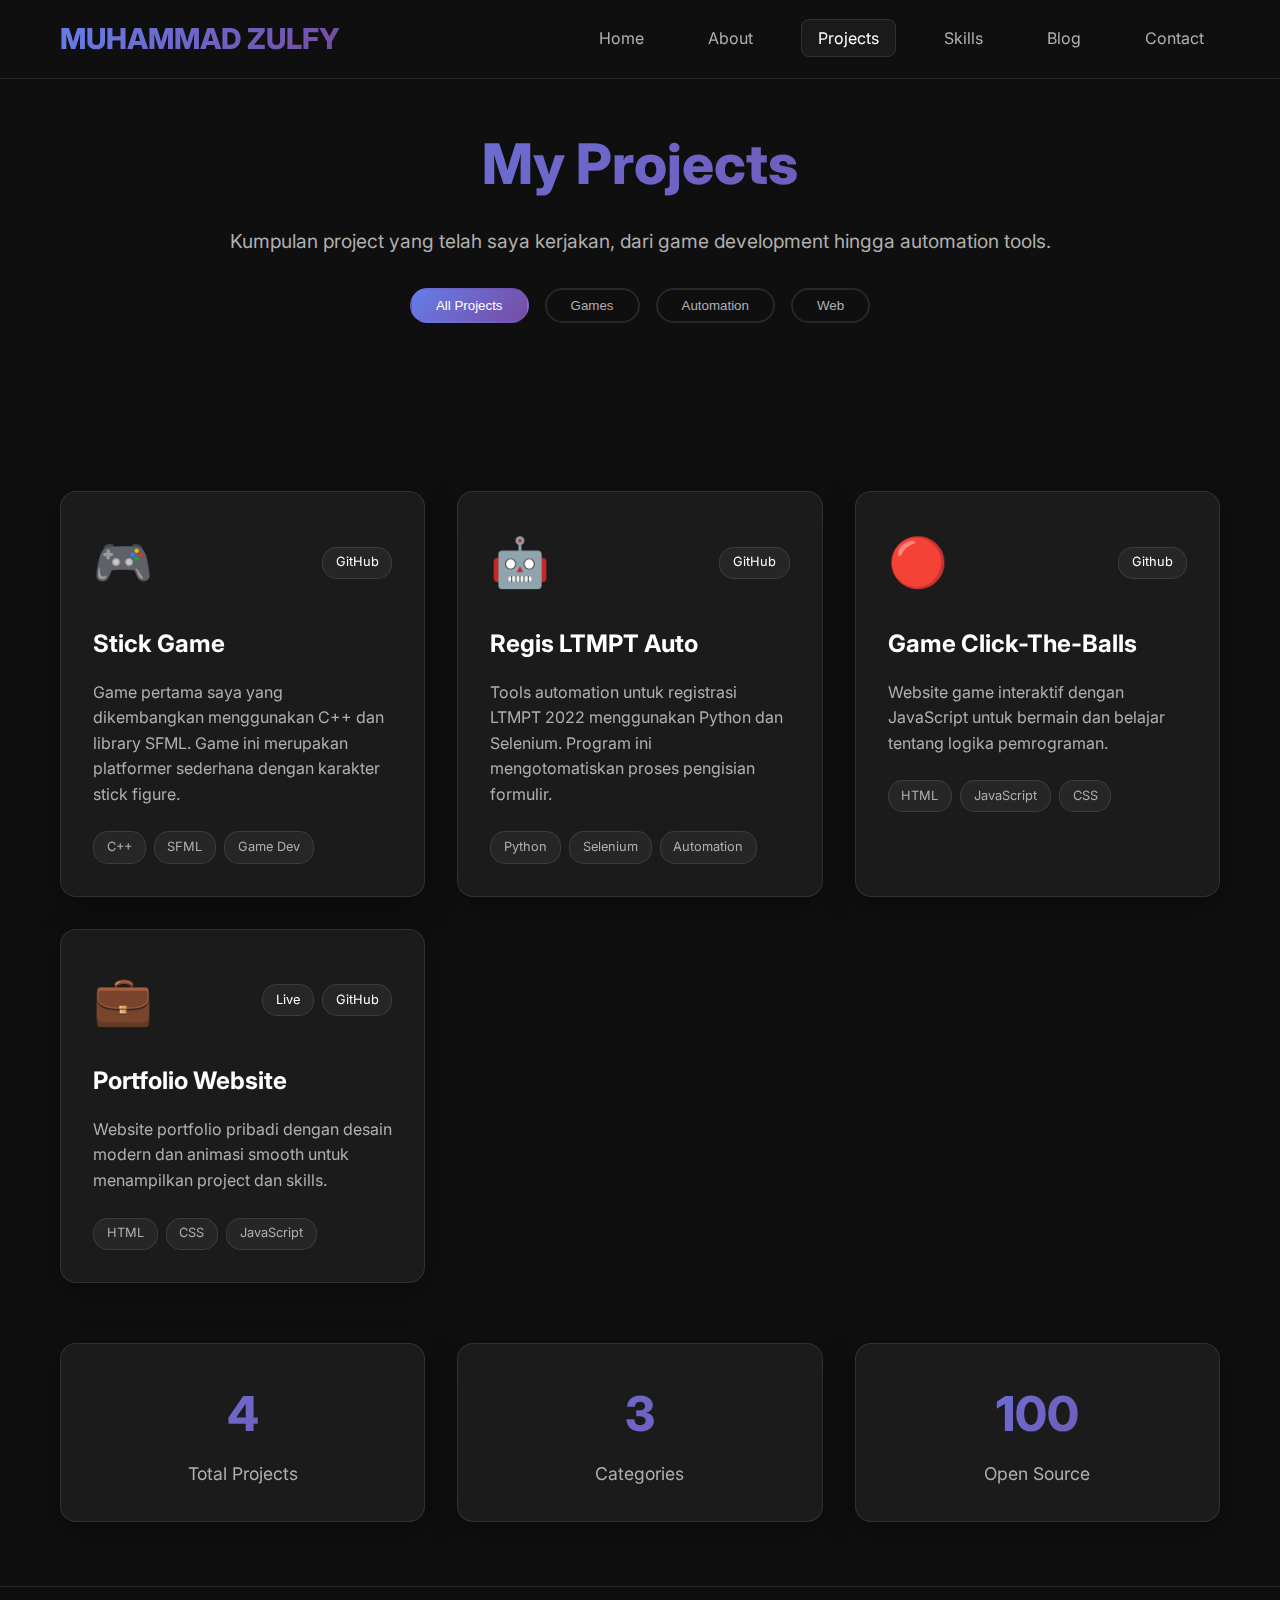
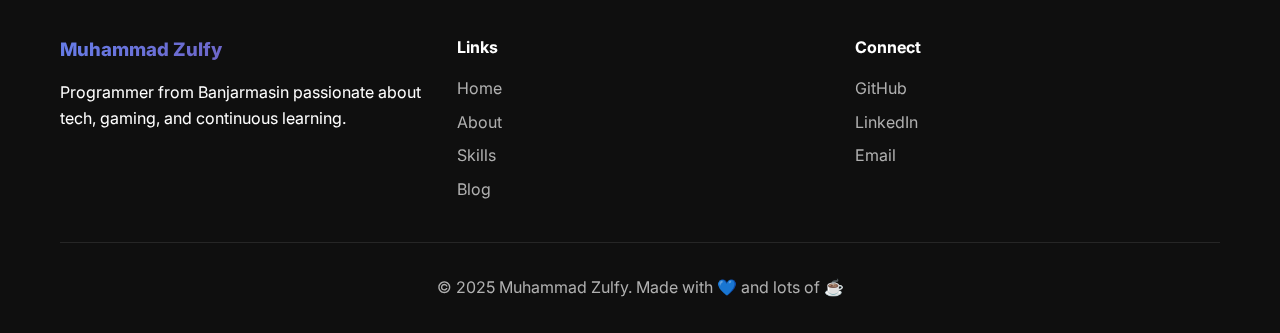
<file: projects.html>
<!DOCTYPE html>
<html lang="id">
<head>
    <meta charset="UTF-8">
    <meta name="viewport" content="width=device-width, initial-scale=1.0">
    <title>Projects - Muhammad Zulfy</title>
    <link rel="stylesheet" href="css/style.css">
    <link href="https://fonts.googleapis.com/css2?family=Inter:wght@300;400;500;600;700;800&display=swap" rel="stylesheet">
</head>
<body>
    <nav class="navbar">
        <div class="container">
            <div class="nav-brand">
                <span class="gradient-text">MUHAMMAD ZULFY</span>
            </div>
            <ul class="nav-menu">
                <li><a href="index.html" class="nav-link">Home</a></li>
                <li><a href="about.html" class="nav-link">About</a></li>
                <li><a href="projects.html" class="nav-link active">Projects</a></li>
                <li><a href="skills.html" class="nav-link">Skills</a></li>
                <li><a href="blog.html" class="nav-link">Blog</a></li>
                <li><a href="contact.html" class="nav-link">Contact</a></li>
            </ul>
            <button class="nav-toggle" onclick="toggleMenu()">
                <span></span>
                <span></span>
                <span></span>
            </button>
        </div>
    </nav>

    <section class="hero-projects">
        <div class="container">
            <h1 class="gradient-text">My Projects</h1>
            <p>Kumpulan project yang telah saya kerjakan, dari game development hingga automation tools.</p>
            
            <div class="filter-buttons">
                <button class="filter-btn active" data-filter="all">All Projects</button>
                <button class="filter-btn" data-filter="game">Games</button>
                <button class="filter-btn" data-filter="automation">Automation</button>
                <button class="filter-btn" data-filter="web">Web</button>
            </div>
        </div>
    </section>

    <section class="projects">
        <div class="container">
            <div class="projects-grid" id="projectsGrid">
                <!-- Project 1: Stick Game -->
                <div class="project-card glass" data-category="game">
                    <div class="project-header">
                        <div class="project-icon">🎮</div>
                        <div class="project-links">
                            <a href="https://github.com/ZulDev/Stick-Game" target="_blank" class="project-link">GitHub</a>
                        </div>
                    </div>
                    <h3>Stick Game</h3>
                    <p>Game pertama saya yang dikembangkan menggunakan C++ dan library SFML. Game ini merupakan platformer sederhana dengan karakter stick figure.</p>
                    <div class="project-tech">
                        <span>C++</span>
                        <span>SFML</span>
                        <span>Game Dev</span>
                    </div>
                </div>

                <!-- Project 2: Regis LTMPT Auto -->
                <div class="project-card glass" data-category="automation">
                    <div class="project-header">
                        <div class="project-icon">🤖</div>
                        <div class="project-links">
                            <a href="https://github.com/ZulDev/Regis-ltmpt-auto" target="_blank" class="project-link">GitHub</a>
                        </div>
                    </div>
                    <h3>Regis LTMPT Auto</h3>
                    <p>Tools automation untuk registrasi LTMPT 2022 menggunakan Python dan Selenium. Program ini mengotomatiskan proses pengisian formulir.</p>
                    <div class="project-tech">
                        <span>Python</span>
                        <span>Selenium</span>
                        <span>Automation</span>
                    </div>
                </div>

                <!-- Project 3: Click the Ball -->
                <div class="project-card glass" data-category="game">
                    <div class="project-header">
                        <div class="project-icon">🔴</div>
                        <div class="project-links">
                            <a href="https://github.com/ZulDev/Click-The-Balls" target="_blank" class="project-link">Github</a>
                        </div>
                    </div>
                    <h3>Game Click-The-Balls</h3>
                    <p>Website game interaktif dengan JavaScript untuk bermain dan belajar tentang logika pemrograman.</p>
                    <div class="project-tech">
                        <span>HTML</span>
                        <span>JavaScript</span>
                        <span>CSS</span>
                    </div>
                </div>

                <!-- Project 4: Portfolio Website -->
                <div class="project-card glass" data-category="web">
                    <div class="project-header">
                        <div class="project-icon">💼</div>
                        <div class="project-links">
                            <a href="https://zuldev.github.io/" target="_blank" class="project-link">Live</a>
                            <a href="https://github.com/zuldev/zuldev.github.io" target="_blank" class="project-link">GitHub</a>
                        </div>
                    </div>
                    <h3>Portfolio Website</h3>
                    <p>Website portfolio pribadi dengan desain modern dan animasi smooth untuk menampilkan project dan skills.</p>
                    <div class="project-tech">
                        <span>HTML</span>
                        <span>CSS</span>
                        <span>JavaScript</span>
                    </div>
                </div>
            </div>
        </div>
    </section>

    <!-- Di bagian stat projects.html - UPDATE menjadi: -->
    <section class="project-stats">
        <div class="container">
            <div class="stats-grid">
                <div class="stat-card glass">
                    <div class="stat-number" data-target="4">4</div> <!-- TAMBAH data-target -->
                    <div class="stat-label">Total Projects</div>
                </div>
                <div class="stat-card glass">
                    <div class="stat-number" data-target="3">3</div> <!-- TAMBAH data-target -->
                    <div class="stat-label">Categories</div>
                </div>
                <div class="stat-card glass">
                    <div class="stat-number" data-target="100">100</div> <!-- TAMBAH data-target -->
                    <div class="stat-label">Open Source</div>
                </div>
            </div>
        </div>
    </section>

    <footer class="footer">
        <div class="container">
            <div class="footer-content">
                <div class="footer-section">
                    <h3 class="gradient-text">Muhammad Zulfy</h3>
                    <p>Programmer from Banjarmasin passionate about tech, gaming, and continuous learning.</p>
                </div>
                <div class="footer-section">
                    <h4>Links</h4>
                    <ul>
                        <li><a href="index.html">Home</a></li>
                        <li><a href="about.html">About</a></li>
                        <li><a href="skills.html">Skills</a></li>
                        <li><a href="blog.html">Blog</a></li>
                    </ul>
                </div>
                <div class="footer-section">
                    <h4>Connect</h4>
                    <ul>
                        <li><a href="https://github.com/zuldev" target="_blank">GitHub</a></li>
                        <li><a href="https://www.linkedin.com/in/muhammad-zulfy-66953b321/" target="_blank">LinkedIn</a></li>
                        <li><a href="#">Email</a></li>
                    </ul>
                </div>
            </div>
            <div class="footer-bottom">
                <p>&copy; 2025 Muhammad Zulfy. Made with 💙 and lots of ☕</p>
            </div>
        </div>
    </footer>

    <script src="js/script.js"></script>
</body>
</html>
</file>
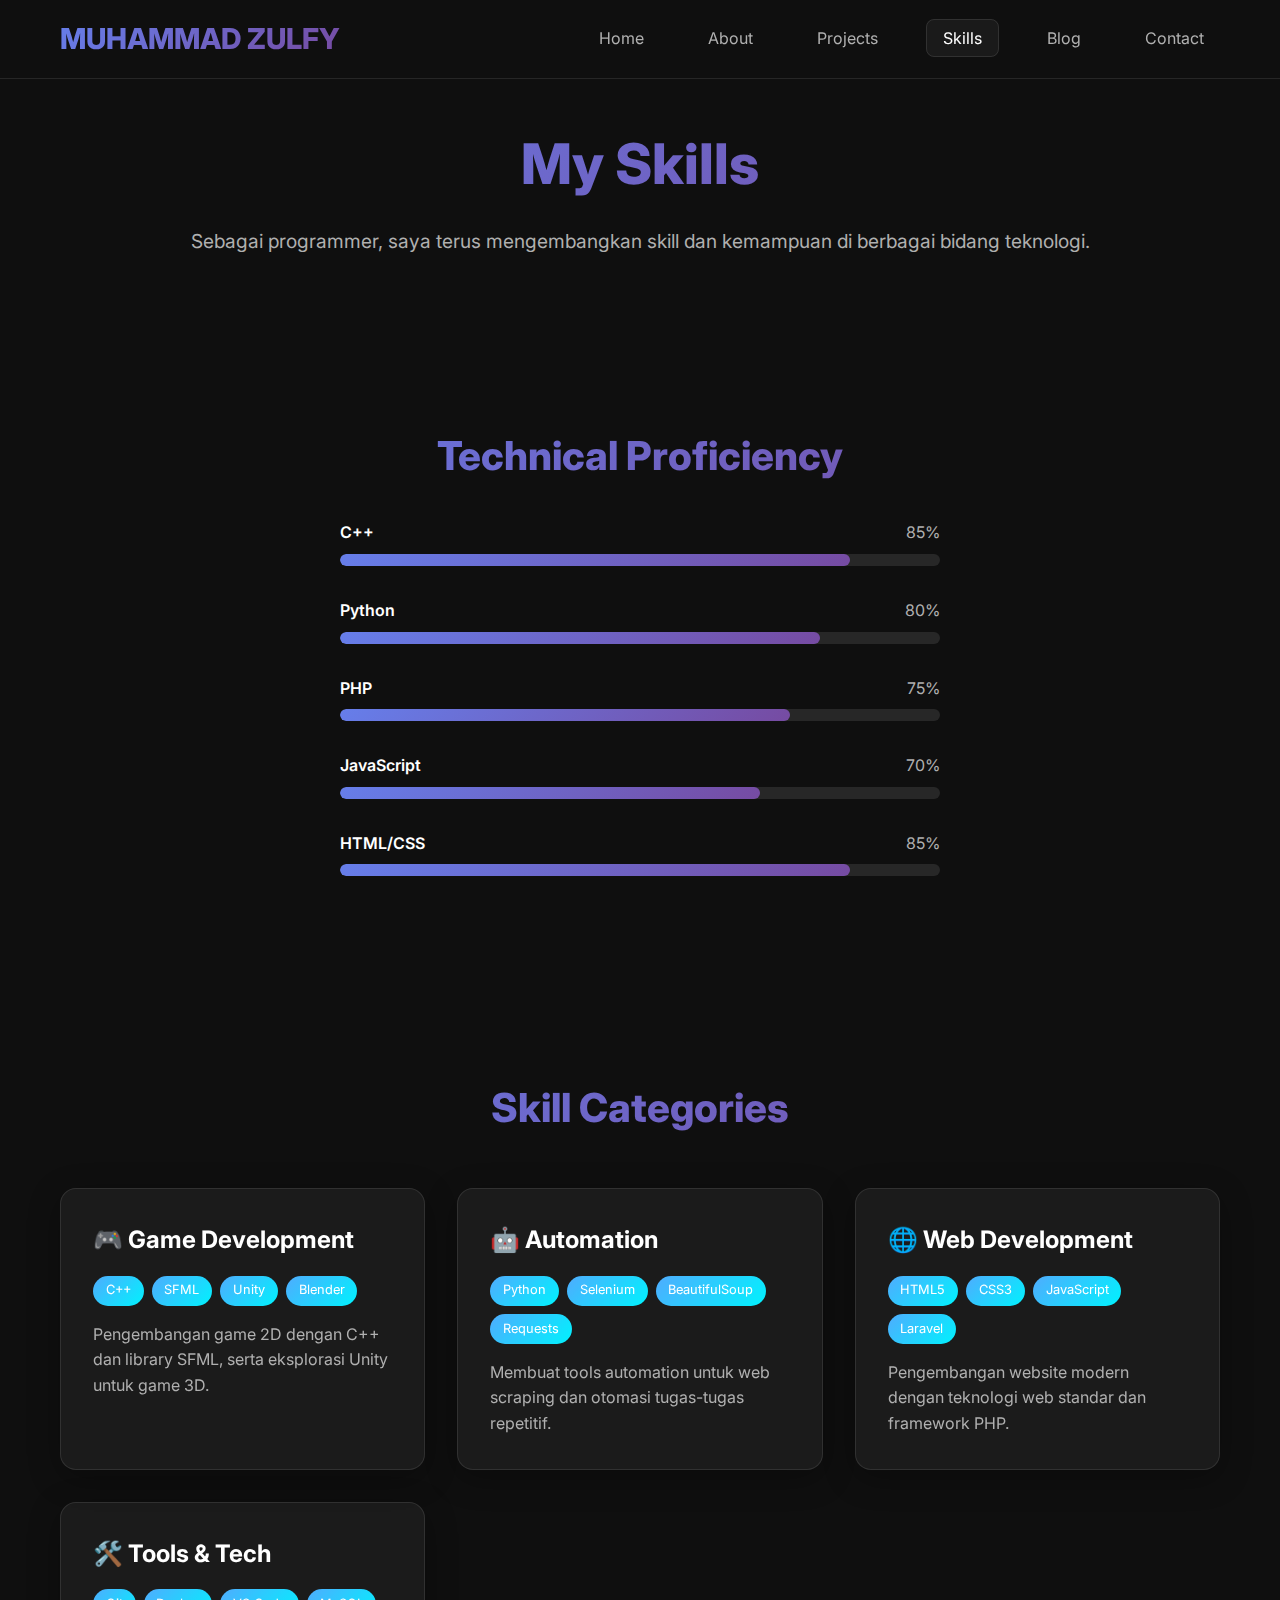
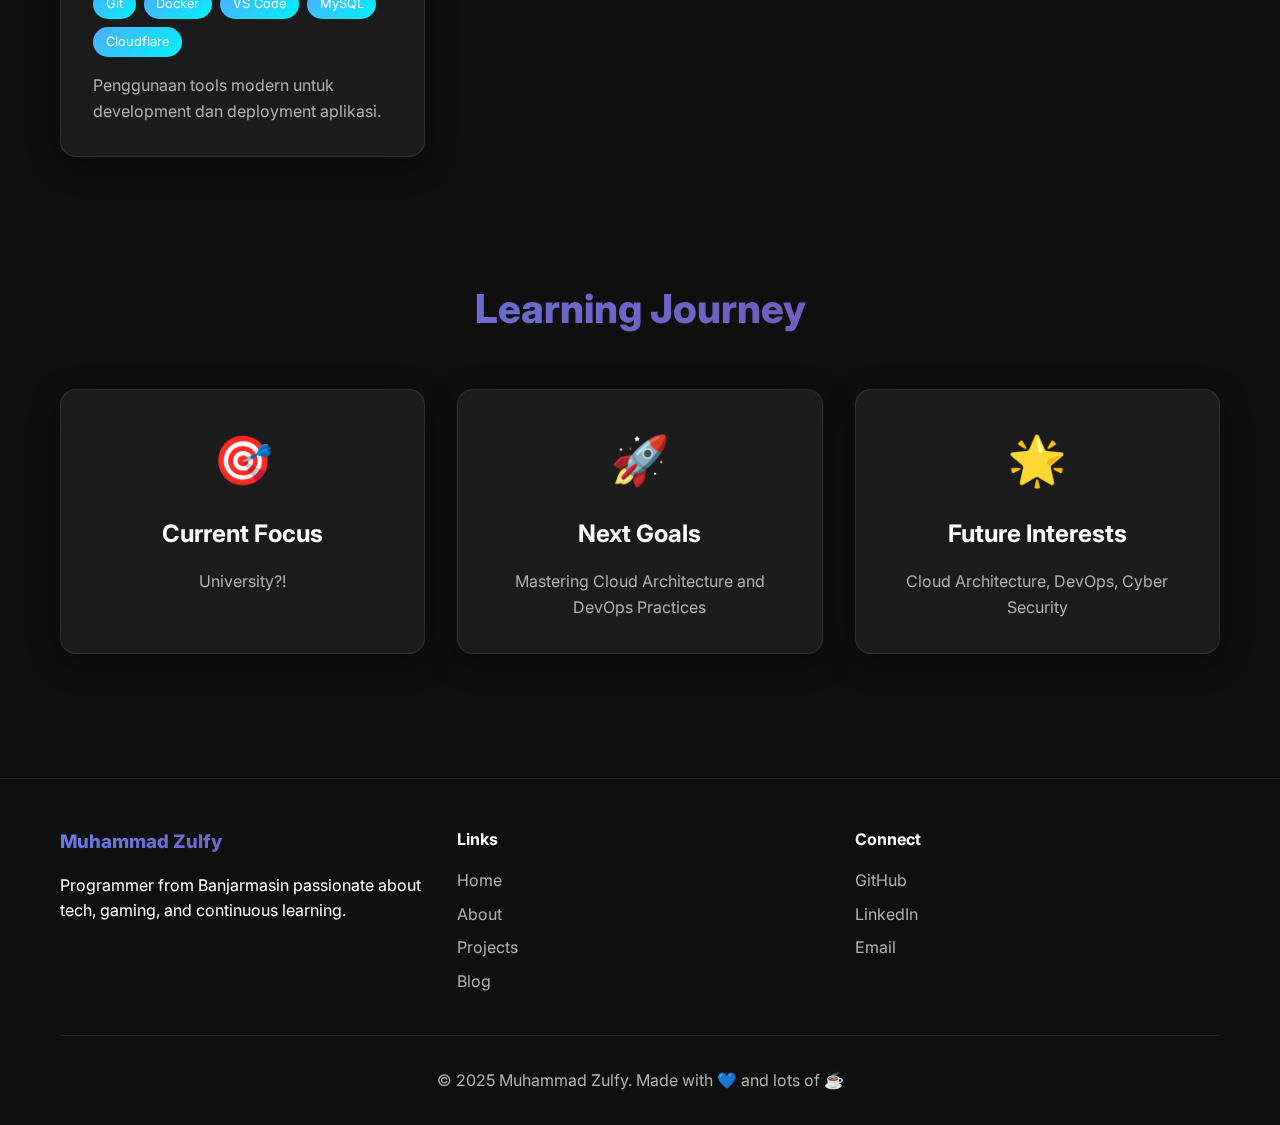
<file: skills.html>
<!DOCTYPE html>
<html lang="id">
<head>
    <meta charset="UTF-8">
    <meta name="viewport" content="width=device-width, initial-scale=1.0">
    <title>Skills - Muhammad Zulfy</title>
    <link rel="stylesheet" href="css/style.css">
    <link href="https://fonts.googleapis.com/css2?family=Inter:wght@300;400;500;600;700;800&display=swap" rel="stylesheet">
</head>
<body>
    <nav class="navbar">
        <div class="container">
            <div class="nav-brand">
                <span class="gradient-text">MUHAMMAD ZULFY</span>
            </div>
            <ul class="nav-menu">
                <li><a href="index.html" class="nav-link">Home</a></li>
                <li><a href="about.html" class="nav-link">About</a></li>
                <li><a href="projects.html" class="nav-link">Projects</a></li>
                <li><a href="skills.html" class="nav-link active">Skills</a></li>
                <li><a href="blog.html" class="nav-link">Blog</a></li>
                <li><a href="contact.html" class="nav-link">Contact</a></li>
            </ul>
            <button class="nav-toggle" onclick="toggleMenu()">
                <span></span>
                <span></span>
                <span></span>
            </button>
        </div>
    </nav>

    <section class="hero-skills">
        <div class="container">
            <h1 class="gradient-text">My Skills</h1>
            <p>Sebagai programmer, saya terus mengembangkan skill dan kemampuan di berbagai bidang teknologi.</p>
        </div>
    </section>

    <section class="skills-overview">
        <div class="container">
            <div class="glass-card">
                <h2 class="gradient-text">Technical Proficiency</h2>
                <div class="skills-chart">
                    <div class="skill-item">
                        <div class="skill-header">
                            <span>C++</span>
                            <span>85%</span>
                        </div>
                        <div class="skill-bar">
                            <div class="skill-progress" style="width: 85%"></div>
                        </div>
                    </div>
                    <div class="skill-item">
                        <div class="skill-header">
                            <span>Python</span>
                            <span>80%</span>
                        </div>
                        <div class="skill-bar">
                            <div class="skill-progress" style="width: 80%"></div>
                        </div>
                    </div>
                    <div class="skill-item">
                        <div class="skill-header">
                            <span>PHP</span>
                            <span>75%</span>
                        </div>
                        <div class="skill-bar">
                            <div class="skill-progress" style="width: 75%"></div>
                        </div>
                    </div>
                    <div class="skill-item">
                        <div class="skill-header">
                            <span>JavaScript</span>
                            <span>70%</span>
                        </div>
                        <div class="skill-bar">
                            <div class="skill-progress" style="width: 70%"></div>
                        </div>
                    </div>
                    <div class="skill-item">
                        <div class="skill-header">
                            <span>HTML/CSS</span>
                            <span>85%</span>
                        </div>
                        <div class="skill-bar">
                            <div class="skill-progress" style="width: 85%"></div>
                        </div>
                    </div>
                </div>
            </div>
        </div>
    </section>

    <section class="skills-categories">
        <div class="container">
            <h2 class="gradient-text">Skill Categories</h2>
            <div class="skills-grid">
                <div class="skill-category glass">
                    <h3>🎮 Game Development</h3>
                    <div class="skill-tags">
                        <span>C++</span>
                        <span>SFML</span>
                        <span>Unity</span>
                        <span>Blender</span>
                    </div>
                    <p>Pengembangan game 2D dengan C++ dan library SFML, serta eksplorasi Unity untuk game 3D.</p>
                </div>
                <div class="skill-category glass">
                    <h3>🤖 Automation</h3>
                    <div class="skill-tags">
                        <span>Python</span>
                        <span>Selenium</span>
                        <span>BeautifulSoup</span>
                        <span>Requests</span>
                    </div>
                    <p>Membuat tools automation untuk web scraping dan otomasi tugas-tugas repetitif.</p>
                </div>
                <div class="skill-category glass">
                    <h3>🌐 Web Development</h3>
                    <div class="skill-tags">
                        <span>HTML5</span>
                        <span>CSS3</span>
                        <span>JavaScript</span>
                        <span>Laravel</span>
                    </div>
                    <p>Pengembangan website modern dengan teknologi web standar dan framework PHP.</p>
                </div>
                <div class="skill-category glass">
                    <h3>🛠️ Tools & Tech</h3>
                    <div class="skill-tags">
                        <span>Git</span>
                        <span>Docker</span>
                        <span>VS Code</span>
                        <span>MySQL</span>
                        <span>Cloudflare</span>
                    </div>
                    <p>Penggunaan tools modern untuk development dan deployment aplikasi.</p>
                </div>
            </div>
        </div>
    </section>

    <section class="learning-path">
        <div class="container">
            <h2 class="gradient-text">Learning Journey</h2>
            <div class="path-container">
                <div class="path-item glass">
                    <div class="path-icon">🎯</div>
                    <h3>Current Focus</h3>
                    <p>University?!</p>
                </div>
                <div class="path-item glass">
                    <div class="path-icon">🚀</div>
                    <h3>Next Goals</h3>
                    <p>Mastering Cloud Architecture and DevOps Practices</p>
                </div>
                <div class="path-item glass">
                    <div class="path-icon">🌟</div>
                    <h3>Future Interests</h3>
                    <p>Cloud Architecture, DevOps, Cyber Security</p>
                </div>
            </div>
        </div>
    </section>

    <footer class="footer">
        <div class="container">
            <div class="footer-content">
                <div class="footer-section">
                    <h3 class="gradient-text">Muhammad Zulfy</h3>
                    <p>Programmer from Banjarmasin passionate about tech, gaming, and continuous learning.</p>
                </div>
                <div class="footer-section">
                    <h4>Links</h4>
                    <ul>
                        <li><a href="index.html">Home</a></li>
                        <li><a href="about.html">About</a></li>
                        <li><a href="projects.html">Projects</a></li>
                        <li><a href="blog.html">Blog</a></li>
                    </ul>
                </div>
                <div class="footer-section">
                    <h4>Connect</h4>
                    <ul>
                        <li><a href="https://github.com/zuldev" target="_blank">GitHub</a></li>
                        <li><a href="https://www.linkedin.com/in/muhammad-zulfy-66953b321/" target="_blank">LinkedIn</a></li>
                        <li><a href="#">Email</a></li>
                    </ul>
                </div>
            </div>
            <div class="footer-bottom">
                <p>&copy; 2025 Muhammad Zulfy. Made with 💙 and lots of ☕</p>
            </div>
        </div>
    </footer>

    <script src="js/script.js"></script>
</body>
</html>
</file>
<file: css/style.css>
/* Glassmorphism Gradient Theme */
:root {
    --primary-gradient: linear-gradient(135deg, #667eea 0%, #764ba2 100%);
    --secondary-gradient: linear-gradient(135deg, #f093fb 0%, #f5576c 100%);
    --accent-gradient: linear-gradient(135deg, #4facfe 0%, #00f2fe 100%);
    --bg-dark: #0f0f0f;
    --bg-card: rgba(255, 255, 255, 0.05);
    --text-light: #ffffff;
    --text-gray: #b0b0b0;
    --glass-border: rgba(255, 255, 255, 0.1);
    --glass-shadow: 0 8px 32px rgba(0, 0, 0, 0.3);
}

* {
    margin: 0;
    padding: 0;
    box-sizing: border-box;
}

body {
    font-family: 'Inter', sans-serif;
    background: var(--bg-dark);
    color: var(--text-light);
    overflow-x: hidden;
    line-height: 1.6;
}

.container {
    max-width: 1200px;
    margin: 0 auto;
    padding: 0 20px;
}

/* Gradient Text */
.gradient-text {
    background: var(--primary-gradient);
    -webkit-background-clip: text;
    -webkit-text-fill-color: transparent;
    background-clip: text;
    font-weight: 800;
}

/* Glass Effect */
.glass {
    background: var(--bg-card);
    backdrop-filter: blur(10px);
    border: 1px solid var(--glass-border);
    border-radius: 16px;
    box-shadow: var(--glass-shadow);
}

/* Navigation */
.navbar {
    position: fixed;
    top: 0;
    left: 0;
    right: 0;
    background: rgba(15, 15, 15, 0.8);
    backdrop-filter: blur(20px);
    border-bottom: 1px solid var(--glass-border);
    z-index: 1000;
    padding: 1rem 0;
}

.navbar .container {
    display: flex;
    justify-content: space-between;
    align-items: center;
}

.nav-brand {
    font-size: 1.8rem;
    font-weight: 800;
}

.nav-menu {
    display: flex;
    list-style: none;
    gap: 2rem;
}

.nav-link {
    color: var(--text-gray);
    text-decoration: none;
    padding: 0.5rem 1rem;
    border-radius: 8px;
    transition: all 0.3s ease;
    position: relative;
}

.nav-link:hover,
.nav-link.active {
    color: var(--text-light);
    background: var(--bg-card);
    border: 1px solid var(--glass-border);
}

.nav-toggle {
    display: none;
    flex-direction: column;
    background: none;
    border: none;
    cursor: pointer;
    padding: 5px;
}

.nav-toggle span {
    width: 25px;
    height: 3px;
    background: var(--text-light);
    margin: 3px 0;
    transition: 0.3s;
}

/* Hero Sections */
.hero {
    min-height: 100vh;
    display: flex;
    align-items: center;
    justify-content: center;
    padding: 120px 0 80px;
    position: relative;
    overflow: hidden;
}

.hero-bg-gradient {
    position: absolute;
    top: -50%;
    left: -50%;
    width: 200%;
    height: 200%;
    background: radial-gradient(circle, rgba(102, 126, 234, 0.1) 0%, transparent 70%);
    animation: rotate 20s linear infinite;
}

@keyframes rotate {
    from { transform: rotate(0deg); }
    to { transform: rotate(360deg); }
}

.hero-content {
    text-align: center;
    max-width: 800px;
    position: relative;
    z-index: 1;
}

.hero-image {
    margin-bottom: 2rem;
}

.profile-glass {
    width: 200px;
    height: 200px;
    margin: 0 auto;
    border-radius: 50%;
    overflow: hidden;
    border: 2px solid var(--glass-border);
    box-shadow: var(--glass-shadow);
}

.profile-glass img {
    width: 100%;
    height: 100%;
    object-fit: cover;
}

.profile-glass-large {
    width: 300px;
    height: 300px;
    margin: 0 auto;
    border-radius: 50%;
    overflow: hidden;
    border: 3px solid var(--glass-border);
    box-shadow: var(--glass-shadow);
}

.profile-glass-large img {
    width: 100%;
    height: 100%;
    object-fit: cover;
}

.hero-title {
    font-size: 4rem;
    margin-bottom: 1rem;
}

.hero-subtitle {
    font-size: 1.5rem;
    color: var(--text-gray);
    margin-bottom: 1.5rem;
    min-height: 2rem;
}

.hero-description {
    font-size: 1.1rem;
    color: var(--text-gray);
    margin-bottom: 2.5rem;
    max-width: 600px;
    margin-left: auto;
    margin-right: auto;
}

.hero-buttons {
    display: flex;
    gap: 1rem;
    justify-content: center;
    flex-wrap: wrap;
}

/* Hero About */
.hero-about {
    padding: 120px 0 60px;
    text-align: center;
}

.about-intro {
    display: flex;
    align-items: center;
    justify-content: center;
    gap: 3rem;
    flex-wrap: wrap;
}

.about-text {
    max-width: 500px;
}

.about-text h1 {
    font-size: 3rem;
    margin-bottom: 1rem;
}

.about-text p {
    font-size: 1.2rem;
    color: var(--text-gray);
}

/* Buttons */
.btn {
    padding: 12px 30px;
    border-radius: 8px;
    text-decoration: none;
    font-weight: 600;
    transition: all 0.3s ease;
    display: inline-block;
}

.btn-primary {
    background: var(--primary-gradient);
    color: var(--text-light);
    border: none;
}

.btn-primary:hover {
    transform: translateY(-2px);
    box-shadow: 0 10px 30px rgba(102, 126, 234, 0.4);
}

.btn-secondary {
    background: transparent;
    border: 2px solid var(--primary-gradient);
    color: var(--text-light);
    position: relative;
    overflow: hidden;
}

.btn-secondary:hover {
    background: var(--primary-gradient);
    border-color: transparent;
}

.btn-outline {
    background: transparent;
    border: 1px solid var(--glass-border);
    color: var(--text-light);
    font-size: 0.9rem;
    padding: 8px 20px;
}

.btn-outline:hover {
    background: var(--bg-card);
    border-color: var(--text-light);
}

/* Stats */
.stats {
    padding: 80px 0;
}

.stats-grid {
    display: grid;
    grid-template-columns: repeat(auto-fit, minmax(200px, 1fr));
    gap: 2rem;
}

.stat-card {
    text-align: center;
    padding: 2rem;
    transition: all 0.3s ease;
}

.stat-card:hover {
    transform: translateY(-5px);
    border-color: rgba(102, 126, 234, 0.5);
}

.stat-number {
    font-size: 3rem;
    font-weight: 800;
    background: var(--primary-gradient);
    -webkit-background-clip: text;
    -webkit-text-fill-color: transparent;
    background-clip: text;
}

.stat-label {
    color: var(--text-gray);
    margin-top: 0.5rem;
    font-size: 1.1rem;
}

/* About Content */
.about-content {
    padding: 60px 0;
}

.about-content .glass-card {
    padding: 3rem;
}

.about-content h2 {
    font-size: 2.5rem;
    margin-bottom: 2rem;
    text-align: center;
}

.story-grid {
    display: grid;
    grid-template-columns: repeat(auto-fit, minmax(300px, 1fr));
    gap: 3rem;
}

.story-grid h3 {
    font-size: 1.5rem;
    margin-bottom: 1rem;
    color: var(--text-light);
}

.story-grid p {
    color: var(--text-gray);
    margin-bottom: 1rem;
}

.philosophy-tags {
    display: flex;
    flex-wrap: wrap;
    gap: 0.5rem;
    margin-top: 1rem;
}

.philosophy-tags span {
    background: var(--accent-gradient);
    color: var(--text-light);
    padding: 0.5rem 1rem;
    border-radius: 20px;
    font-size: 0.9rem;
}

/* Timeline */
.education {
    padding: 60px 0;
}

.education h2 {
    font-size: 2.5rem;
    margin-bottom: 3rem;
    text-align: center;
}

.timeline {
    position: relative;
    max-width: 800px;
    margin: 0 auto;
}

.timeline::before {
    content: '';
    position: absolute;
    left: 50%;
    top: 0;
    bottom: 0;
    width: 2px;
    background: var(--primary-gradient);
    transform: translateX(-50%);
}

.timeline-item {
    position: relative;
    margin-bottom: 3rem;
    padding: 2rem;
    width: calc(50% - 40px);
}

.timeline-item:nth-child(odd) {
    margin-left: auto;
}

.timeline-date {
    background: var(--primary-gradient);
    color: var(--text-light);
    padding: 0.5rem 1rem;
    border-radius: 20px;
    font-size: 0.9rem;
    font-weight: 600;
    display: inline-block;
    margin-bottom: 1rem;
}

.timeline-item h3 {
    font-size: 1.5rem;
    margin-bottom: 0.5rem;
}

.timeline-subtitle {
    color: var(--text-gray);
    font-weight: 600;
    margin-bottom: 1rem;
}

/* Interests */
.interests {
    padding: 60px 0;
}

.interests h2 {
    font-size: 2.5rem;
    margin-bottom: 3rem;
    text-align: center;
}

.interests-grid {
    display: grid;
    grid-template-columns: repeat(auto-fit, minmax(250px, 1fr));
    gap: 2rem;
}

.interest-card {
    text-align: center;
    padding: 2rem;
    transition: all 0.3s ease;
}

.interest-card:hover {
    transform: translateY(-5px);
}

.interest-icon {
    font-size: 3rem;
    margin-bottom: 1rem;
}

.interest-card h3 {
    font-size: 1.5rem;
    margin-bottom: 1rem;
}

.interest-card p {
    color: var(--text-gray);
}

/* Projects */
.hero-projects {
    padding: 120px 0 60px;
    text-align: center;
}

.hero-projects h1 {
    font-size: 3.5rem;
    margin-bottom: 1rem;
}

.hero-projects p {
    font-size: 1.2rem;
    color: var(--text-gray);
    margin-bottom: 2rem;
}

.filter-buttons {
    display: flex;
    gap: 1rem;
    justify-content: center;
    flex-wrap: wrap;
    margin-bottom: 3rem;
}

.filter-btn {
    background: transparent;
    border: 2px solid var(--glass-border);
    color: var(--text-gray);
    padding: 0.5rem 1.5rem;
    border-radius: 25px;
    cursor: pointer;
    transition: all 0.3s ease;
}

.filter-btn.active,
.filter-btn:hover {
    background: var(--primary-gradient);
    border-color: transparent;
    color: var(--text-light);
}

.projects {
    padding: 60px 0;
}

.projects-grid {
    display: grid;
    grid-template-columns: repeat(auto-fit, minmax(350px, 1fr));
    gap: 2rem;
}

.project-card {
    padding: 2rem;
    transition: all 0.3s ease;
    position: relative;
    overflow: hidden;
}

.project-card:hover {
    transform: translateY(-5px);
    border-color: rgba(102, 126, 234, 0.5);
}

.project-header {
    display: flex;
    justify-content: space-between;
    align-items: center;
    margin-bottom: 1.5rem;
}

.project-icon {
    font-size: 3rem;
}

.project-links {
    display: flex;
    gap: 0.5rem;
}

.project-link {
    background: var(--bg-card);
    border: 1px solid var(--glass-border);
    color: var(--text-light);
    padding: 0.3rem 0.8rem;
    border-radius: 15px;
    text-decoration: none;
    font-size: 0.8rem;
    transition: all 0.3s ease;
}

.project-link:hover {
    background: var(--primary-gradient);
    border-color: transparent;
}

.project-card h3 {
    font-size: 1.5rem;
    margin-bottom: 1rem;
    color: var(--text-light);
}

.project-card p {
    color: var(--text-gray);
    margin-bottom: 1.5rem;
    line-height: 1.6;
}

.project-tech {
    display: flex;
    flex-wrap: wrap;
    gap: 0.5rem;
}

.project-tech span {
    background: var(--bg-card);
    border: 1px solid var(--glass-border);
    color: var(--text-gray);
    padding: 0.3rem 0.8rem;
    border-radius: 15px;
    font-size: 0.8rem;
}

/* Footer */
.footer {
    background: rgba(15, 15, 15, 0.8);
    backdrop-filter: blur(20px);
    border-top: 1px solid var(--glass-border);
    padding: 3rem 0 2rem;
    margin-top: 4rem;
}

.footer-content {
    display: grid;
    grid-template-columns: repeat(auto-fit, minmax(250px, 1fr));
    gap: 2rem;
    margin-bottom: 2rem;
}

.footer-section h3,
.footer-section h4 {
    margin-bottom: 1rem;
}

.footer-section ul {
    list-style: none;
}

.footer-section ul li {
    margin-bottom: 0.5rem;
}

.footer-section a {
    color: var(--text-gray);
    text-decoration: none;
    transition: color 0.3s ease;
}

.footer-section a:hover {
    color: var(--text-light);
}

.footer-bottom {
    text-align: center;
    padding-top: 2rem;
    border-top: 1px solid var(--glass-border);
    color: var(--text-gray);
}

/* Responsive */
@media (max-width: 768px) {
    .nav-menu {
        position: fixed;
        left: -100%;
        top: 70px;
        flex-direction: column;
        background-color: rgba(15, 15, 15, 0.95);
        width: 100%;
        text-align: center;
        transition: 0.3s;
        box-shadow: 0 10px 27px rgba(0, 0, 0, 0.05);
        padding: 2rem 0;
        backdrop-filter: blur(20px);
    }

    .nav-menu.active {
        left: 0;
    }

    .nav-toggle {
        display: flex;
    }

    .hero-title {
        font-size: 2.5rem;
    }

    .hero-subtitle {
        font-size: 1.2rem;
    }

    .hero-buttons {
        flex-direction: column;
        align-items: center;
    }

    .about-intro {
        flex-direction: column;
        text-align: center;
    }

    .timeline::before {
        left: 20px;
    }

    .timeline-item {
        width: calc(100% - 60px);
        margin-left: 40px !important;
    }

    .filter-buttons {
        flex-wrap: wrap;
    }

    .projects-grid {
        grid-template-columns: 1fr;
    }
}

/* Animations */
@keyframes fadeInUp {
    from {
        opacity: 0;
        transform: translateY(30px);
    }
    to {
        opacity: 1;
        transform: translateY(0);
    }
}

.fade-in-up {
    animation: fadeInUp 0.8s ease-out;
}

@keyframes float {
    0%, 100% { transform: translateY(0px); }
    50% { transform: translateY(-10px); }
}

.float-animation {
    animation: float 6s ease-in-out infinite;
}

/* Tambahan */




/* Skills Page */
.hero-skills {
    padding: 120px 0 60px;
    text-align: center;
}

.hero-skills h1 {
    font-size: 3.5rem;
    margin-bottom: 1rem;
}

.hero-skills p {
    font-size: 1.2rem;
    color: var(--text-gray);
}

.skills-overview {
    padding: 60px 0;
}

.skills-overview .glass-card {
    padding: 3rem;
}

.skills-overview h2 {
    font-size: 2.5rem;
    margin-bottom: 2rem;
    text-align: center;
}

.skills-chart {
    max-width: 600px;
    margin: 0 auto;
}

.skill-item {
    margin-bottom: 2rem;
}

.skill-header {
    display: flex;
    justify-content: space-between;
    margin-bottom: 0.5rem;
}

.skill-header span:first-child {
    color: var(--text-light);
    font-weight: 600;
}

.skill-header span:last-child {
    color: var(--text-gray);
}

.skill-bar {
    background: rgba(255, 255, 255, 0.1);
    border-radius: 10px;
    overflow: hidden;
    height: 12px;
}

.skill-progress {
    height: 100%;
    background: var(--primary-gradient);
    border-radius: 10px;
    transition: width 2s ease-in-out;
}

.skills-categories {
    padding: 60px 0;
}

.skills-categories h2 {
    font-size: 2.5rem;
    margin-bottom: 3rem;
    text-align: center;
}

.skills-grid {
    display: grid;
    grid-template-columns: repeat(auto-fit, minmax(300px, 1fr));
    gap: 2rem;
}

.skill-category {
    padding: 2rem;
    transition: all 0.3s ease;
}

.skill-category:hover {
    transform: translateY(-5px);
}

.skill-category h3 {
    font-size: 1.5rem;
    margin-bottom: 1rem;
}

.skill-tags {
    display: flex;
    flex-wrap: wrap;
    gap: 0.5rem;
    margin-bottom: 1rem;
}

.skill-tags span {
    background: var(--accent-gradient);
    color: var(--text-light);
    padding: 0.3rem 0.8rem;
    border-radius: 15px;
    font-size: 0.8rem;
}

.skill-category p {
    color: var(--text-gray);
    line-height: 1.6;
}

.learning-path {
    padding: 60px 0;
}

.learning-path h2 {
    font-size: 2.5rem;
    margin-bottom: 3rem;
    text-align: center;
}

.path-container {
    display: grid;
    grid-template-columns: repeat(auto-fit, minmax(250px, 1fr));
    gap: 2rem;
}

.path-item {
    text-align: center;
    padding: 2rem;
    transition: all 0.3s ease;
}

.path-item:hover {
    transform: translateY(-5px);
}

.path-icon {
    font-size: 3rem;
    margin-bottom: 1rem;
}

.path-item h3 {
    font-size: 1.5rem;
    margin-bottom: 1rem;
}

.path-item p {
    color: var(--text-gray);
}

/* Contact Page */
.hero-contact {
    padding: 120px 0 60px;
    text-align: center;
}

.hero-contact h1 {
    font-size: 3.5rem;
    margin-bottom: 1rem;
}

.hero-contact p {
    font-size: 1.2rem;
    color: var(--text-gray);
    max-width: 600px;
    margin: 0 auto;
}

.contact-content {
    padding: 60px 0;
}

.contact-grid {
    display: grid;
    grid-template-columns: 2fr 1fr;
    gap: 3rem;
    align-items: start;
}

.contact-form-container {
    padding: 3rem;
}

.contact-form-container h2 {
    font-size: 2rem;
    margin-bottom: 2rem;
}

.form-group {
    margin-bottom: 1.5rem;
}

.form-group label {
    display: block;
    margin-bottom: 0.5rem;
    color: var(--text-light);
    font-weight: 500;
}

.form-input {
    width: 100%;
    padding: 1rem;
    background: rgba(255, 255, 255, 0.05);
    border: 1px solid var(--glass-border);
    border-radius: 8px;
    color: var(--text-light);
    font-size: 1rem;
    transition: all 0.3s ease;
}

.form-input:focus {
    outline: none;
    border-color: rgba(102, 126, 234, 0.5);
    background: rgba(255, 255, 255, 0.08);
}

.contact-info {
    display: flex;
    flex-direction: column;
    gap: 1.5rem;
}

.info-card {
    padding: 2rem;
    text-align: center;
    transition: all 0.3s ease;
}

.info-card:hover {
    transform: translateY(-5px);
}

.info-icon {
    font-size: 2.5rem;
    margin-bottom: 1rem;
}

.info-card h3 {
    font-size: 1.3rem;
    margin-bottom: 0.5rem;
}

.info-card p {
    color: var(--text-light);
    margin-bottom: 0.5rem;
}

.info-card small {
    color: var(--text-gray);
}

.social-links {
    text-align: center;
}

.social-icons {
    display: flex;
    gap: 1rem;
    justify-content: center;
    margin-top: 1rem;
}

.social-icon {
    width: 50px;
    height: 50px;
    background: rgba(255, 255, 255, 0.05);
    border: 1px solid var(--glass-border);
    border-radius: 50%;
    display: flex;
    align-items: center;
    justify-content: center;
    color: var(--text-gray);
    text-decoration: none;
    transition: all 0.3s ease;
}

.social-icon:hover {
    background: var(--primary-gradient);
    color: var(--text-light);
    border-color: transparent;
    transform: translateY(-3px);
}

.faq-section {
    padding: 60px 0;
}

.faq-section h2 {
    font-size: 2.5rem;
    margin-bottom: 3rem;
    text-align: center;
}

.faq-container {
    max-width: 800px;
    margin: 0 auto;
    display: flex;
    flex-direction: column;
    gap: 1.5rem;
}

.faq-item {
    padding: 2rem;
    transition: all 0.3s ease;
}

.faq-item:hover {
    transform: translateY(-3px);
}

.faq-item h3 {
    font-size: 1.3rem;
    margin-bottom: 1rem;
    color: var(--text-light);
}

.faq-item p {
    color: var(--text-gray);
    line-height: 1.6;
}

/* Blog Page */
.hero-blog {
    padding: 120px 0 60px;
    text-align: center;
}

.hero-blog h1 {
    font-size: 3.5rem;
    margin-bottom: 1rem;
}

.hero-blog p {
    font-size: 1.2rem;
    color: var(--text-gray);
    max-width: 600px;
    margin: 0 auto;
}

.featured-post {
    padding: 60px 0;
}

.featured-post h2 {
    font-size: 2.5rem;
    margin-bottom: 2rem;
}

.featured-card {
    display: grid;
    grid-template-columns: 1fr 2fr;
    gap: 2rem;
    padding: 2rem;
    align-items: center;
}

.blog-image {
    width: 100%;
    height: 200px;
    background: var(--primary-gradient);
    display: flex;
    align-items: center;
    justify-content: center;
    font-size: 4rem;
    border-radius: 12px;
}

.blog-content h3 {
    font-size: 1.8rem;
    margin-bottom: 1rem;
}

.blog-meta {
    display: flex;
    gap: 1rem;
    margin-bottom: 1rem;
    font-size: 0.9rem;
    color: var(--text-gray);
}

.blog-tags {
    display: flex;
    flex-wrap: wrap;
    gap: 0.5rem;
    margin-bottom: 1rem;
}

.blog-tags span {
    background: var(--accent-gradient);
    color: var(--text-light);
    padding: 0.3rem 0.8rem;
    border-radius: 15px;
    font-size: 0.8rem;
}

.blog-content p {
    color: var(--text-gray);
    margin-bottom: 1.5rem;
    line-height: 1.6;
}

.read-more {
    color: var(--neon-cyan);
    text-decoration: none;
    font-weight: 600;
    display: inline-flex;
    align-items: center;
    gap: 0.5rem;
    transition: gap 0.3s ease;
}

.read-more:hover {
    gap: 1rem;
}

.blog-posts {
    padding: 60px 0;
}

.blog-posts h2 {
    font-size: 2.5rem;
    margin-bottom: 3rem;
    text-align: center;
}

.blog-grid {
    display: grid;
    grid-template-columns: repeat(auto-fit, minmax(350px, 1fr));
    gap: 2rem;
}

.blog-card {
    padding: 2rem;
    transition: all 0.3s ease;
    cursor: pointer;
}

.blog-card:hover {
    transform: translateY(-5px);
}

.newsletter-section {
    padding: 60px 0;
}

.newsletter-box {
    max-width: 600px;
    margin: 0 auto;
    padding: 3rem;
    text-align: center;
}

.newsletter-icon {
    font-size: 3rem;
    margin-bottom: 1rem;
}

.newsletter-box h2 {
    font-size: 2rem;
    margin-bottom: 1rem;
}

.newsletter-box p {
    color: var(--text-gray);
    margin-bottom: 2rem;
}

.newsletter-form {
    display: flex;
    gap: 1rem;
    margin-bottom: 1rem;
}

.newsletter-input {
    flex: 1;
    padding: 1rem;
    background: rgba(255, 255, 255, 0.05);
    border: 1px solid var(--glass-border);
    border-radius: 8px;
    color: var(--text-light);
    font-size: 1rem;
}

.newsletter-input::placeholder {
    color: var(--text-gray);
}

.newsletter-box small {
    color: var(--text-gray);
}

/* Button Loading State */
.btn-loading {
    display: none;
}

.btn.loading .btn-text {
    display: none;
}

.btn.loading .btn-loading {
    display: inline;
}

/* TAMBAHAN LAGI */
/* Education & Experience - Modern Glassmorphism */
.glass-section {
    padding: 100px 0;
    background: linear-gradient(135deg, rgba(15, 15, 15, 0.8) 0%, rgba(30, 30, 30, 0.8) 100%);
    backdrop-filter: blur(10px);
}

.section-header {
    text-align: center;
    margin-bottom: 4rem;
}

.section-header h2 {
    font-size: 3rem;
    margin-bottom: 1rem;
}

.section-header p {
    font-size: 1.2rem;
    color: var(--text-gray);
}

.edu-exp-container {
    display: grid;
    grid-template-columns: 1fr 1fr;
    gap: 4rem;
    max-width: 1400px;
    margin: 0 auto;
}

.edu-column, .exp-column {
    padding: 2rem;
}

.column-title {
    font-size: 2rem;
    margin-bottom: 2rem;
    display: flex;
    align-items: center;
    gap: 1rem;
}

.title-icon {
    font-size: 2.5rem;
    filter: drop-shadow(0 0 10px rgba(102, 126, 234, 0.5));
}

.timeline-modern {
    display: flex;
    flex-direction: column;
    gap: 2rem;
}

.timeline-card {
    padding: 2rem;
    transition: all 0.4s ease;
    position: relative;
    overflow: hidden;
}

.timeline-card:hover {
    transform: translateY(-10px);
    border-color: rgba(102, 126, 234, 0.5);
}

.timeline-card::before {
    content: attr(data-year);
    position: absolute;
    top: 1rem;
    right: 1rem;
    background: var(--primary-gradient);
    color: var(--text-light);
    padding: 0.5rem 1rem;
    border-radius: 20px;
    font-size: 0.9rem;
    font-weight: 600;
    z-index: 1;
}

.card-header {
    margin-bottom: 1rem;
}

.institution, .company {
    font-size: 1.3rem;
    font-weight: 700;
    margin-bottom: 0.3rem;
    color: var(--text-light);
}

.major, .role {
    color: var(--accent-gradient);
    font-weight: 600;
    margin-bottom: 0.3rem;
}

.duration {
    color: var(--text-gray);
    font-size: 0.9rem;
}

.description {
    color: var(--text-gray);
    line-height: 1.6;
    margin-top: 1rem;
}

/* Responsive */
@media (max-width: 968px) {
    .edu-exp-container {
        grid-template-columns: 1fr;
        gap: 3rem;
    }
    
    .section-header h2 {
        font-size: 2.5rem;
    }
    
    .column-title {
        font-size: 1.8rem;
    }
}

@media (max-width: 480px) {
    .timeline-card {
        padding: 1.5rem;
    }
    
    .institution, .company {
        font-size: 1.1rem;
    }
    
    .section-header h2 {
        font-size: 2rem;
    }
}
</file>
